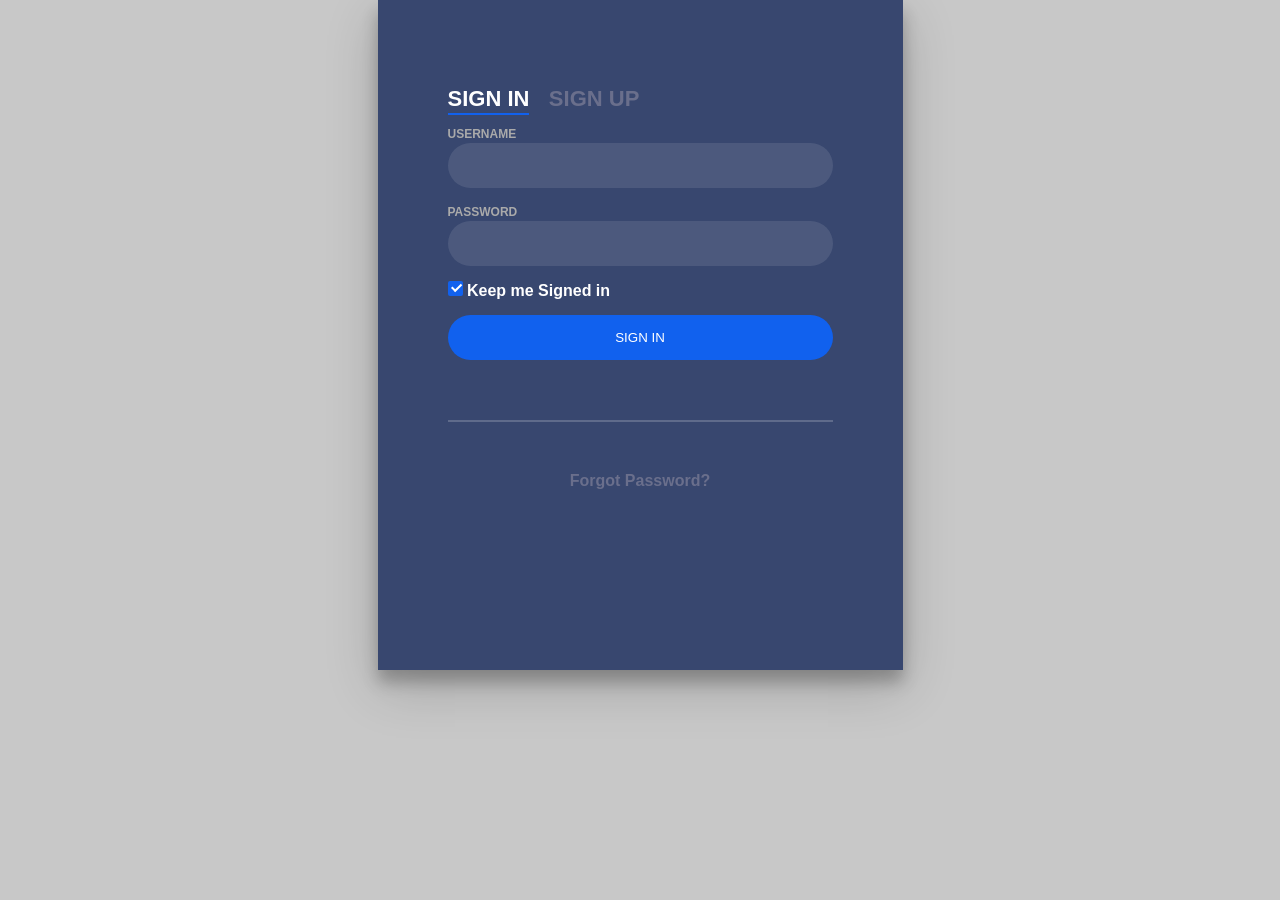
<file: index.html>
<!DOCTYPE html>
<html lang="en">
<head>
    <meta charset="UTF-8">
    <meta name="viewport" content="width=device-width, initial-scale=1.0">
    <title>Login Form </title>
<style>
     body {
        margin: 0;
        color: #6a6f8c;
        background: #c8c8c8;
        font: 600 16px/18px "Open Sans", sans-serif;
      }
      *,
:after,
:before {
  box-sizing: border-box;
}
.clearfix:after,
.clearfix:before {
  content: "";
  display: table;
}
.clearfix:after {
  clear: both;
  display: block;
}
a {
  color: inherit;
  text-decoration: none;
}
.login-wrap {
  width: 100%;
  margin: auto;
  max-width: 525px;
  min-height: 670px;
  position: relative;
  background: url(https://raw.githubusercontent.com/khadkamhn/day-01-login-form/master/img/bg.jpg)
    no-repeat center;
  box-shadow: 0 12px 15px 0 rgba(0, 0, 0, 0.24),
    0 17px 50px 0 rgba(0, 0, 0, 0.19);
}
.login-html {
  width: 100%;
  height: 100%;
  position: absolute;
  padding: 90px 70px 50px 70px;
  background: rgba(40, 57, 101, 0.9);
}
.login-html .sign-in-htm,
.login-html .sign-up-htm {
  top: 0;
  left: 0;
  right: 0;
  bottom: 0;
  position: absolute;
  transform: rotateY(180deg);
  backface-visibility: hidden;
  transition: all 0.4s linear;
}
.login-html .sign-in,
.login-html .sign-up,
.login-form .group .check {
  display: none;
}
.login-html .tab,
.login-form .group .label,
.login-form .group .button {
  text-transform: uppercase;
}
.login-html .tab {
  font-size: 22px;
  margin-right: 15px;
  cursor: pointer;
  padding-bottom: 5px;
  margin: 0 15px 10px 0;
  display: inline-block;
  border-bottom: 2px solid transparent;
}
.login-html .sign-in:checked + .tab,
.login-html .sign-up:checked + .tab {
  color: #fff;
  border-color: #1161ee;
  cursor: pointer;
}
.login-form {
  min-height: 345px;
  position: relative;
  perspective: 1000px;
  transform-style: preserve-3d;
}
.login-form .group {
  margin-bottom: 15px;
}
.login-form .group .label,
.login-form .group .input,
.login-form .group .button {
  width: 100%;
  color: #fff;
  display: block;
}
.login-form .group .input,
.login-form .group .button {
  border: none;
  padding: 15px 20px;
  border-radius: 25px;
  background: rgba(255, 255, 255, 0.1);
}
.login-form .group input[data-type="password"] {
  -webkit-text-security: circle;
}
.login-form .group .label {
  color: #aaa;
  font-size: 12px;
}
.login-form .group .button {
  background: #1161ee;
  cursor: pointer;
}
.login-form .group .button:hover {
    background:#1454c4;
    cursor: pointer;
  }
.login-form .group label .icon {
  width: 15px;
  height: 15px;
  border-radius: 2px;
  position: relative;
  display: inline-block;
  background: rgba(255, 255, 255, 0.1);
}
.login-form .group label .icon:before,
.login-form .group label .icon:after {
  content: "";
  width: 10px;
  height: 2px;
  background: #fff;
  position: absolute;
  transition: all 0.2s ease-in-out 0s;
}
.login-form .group label .icon:before {
  left: 3px;
  width: 5px;
  bottom: 6px;
  transform: scale(0) rotate(0);
}
.login-form .group label .icon:after {
  top: 6px;
  right: 0;
  transform: scale(0) rotate(0);
}
.login-form .group .check:checked + label {
  color: #fff;
}
.login-form .group .check:checked + label .icon {
  background: #1161ee;
}
.login-form .group .check:checked + label .icon:before {
  transform: scale(1) rotate(45deg);
}
.login-form .group .check:checked + label .icon:after {
  transform: scale(1) rotate(-45deg);
}
.login-html
  .sign-in:checked
  + .tab
  + .sign-up
  + .tab
  + .login-form
  .sign-in-htm {
  transform: rotate(0);
}
.login-html .sign-up:checked + .tab + .login-form .sign-up-htm {
  transform: rotate(0);
}
.hr {
  height: 2px;
  margin: 60px 0 50px 0;
  background: rgba(255, 255, 255, 0.2);
}
.foot-lnk {
  text-align: center;
}
</style>
   
    
      </head>
</head>
<body>
    <div class="login-wrap">
        <div class="login-html">
          <input id="tab-1" type="radio" name="tab" class="sign-in" checked><label for="tab-1" class="tab">Sign In</label>
          <input id="tab-2" type="radio" name="tab" class="sign-up"><label for="tab-2" class="tab">Sign Up</label>
          <div class="login-form">
            <div class="sign-in-htm">
              <div class="group">
                <label for="user" class="label">Username</label>
                <input id="user" type="text" class="input">
              </div>
              <div class="group">
                <label for="pass" class="label">Password</label>
                <input id="pass" type="password" class="input" data-type="password">
              </div>
              <div class="group">
                <input id="check" type="checkbox" class="check" checked>
                <label for="check"><span class="icon"></span> Keep me Signed in</label>
              </div>
              <div class="group">
                <input type="submit" class="button" value="Sign In">
              </div>
              <div class="hr"></div>
              <div class="foot-lnk">
                <a href="#forgot">Forgot Password?</a>
              </div>
            </div>
            <div class="sign-up-htm">
              <div class="group">
                <label for="user" class="label">Username</label>
                <input id="user" type="text" class="input">
              </div>
              <div class="group">
                <label for="pass" class="label">Password</label>
                <input id="pass" type="password" class="input" data-type="password">
              </div>
              <div class="group">
                <label for="pass" class="label">Repeat Password</label>
                <input id="pass" type="password" class="input" data-type="password">
              </div>
              <div class="group">
                <label for="pass" class="label">Email Address</label>
                <input id="pass" type="text" class="input">
              </div>
              <div class="group">
                <input type="submit" class="button" value="Sign Up">
              </div>
              <div class="hr"></div>
              <div class="foot-lnk">
                <label for="tab-1">Already Member?</a>
              </div>
            </div>
          </div>
        </div>
      </div>
      <script>
    // Get the sign-in and sign-up buttons
const signInButton = document.querySelector(".sign-in-htm .button");
const signUpButton = document.querySelector(".sign-up-htm .button");

// Attach click event listeners to the buttons
signInButton.addEventListener("click", function() {
  window.location.href = "main.html"; // Redirect to main.html on sign-in click
});

signUpButton.addEventListener("click", function() {
  alert("Successfully Registered!"); // Display message on sign-up click
});

       </script>
</body>
</html>
</file>
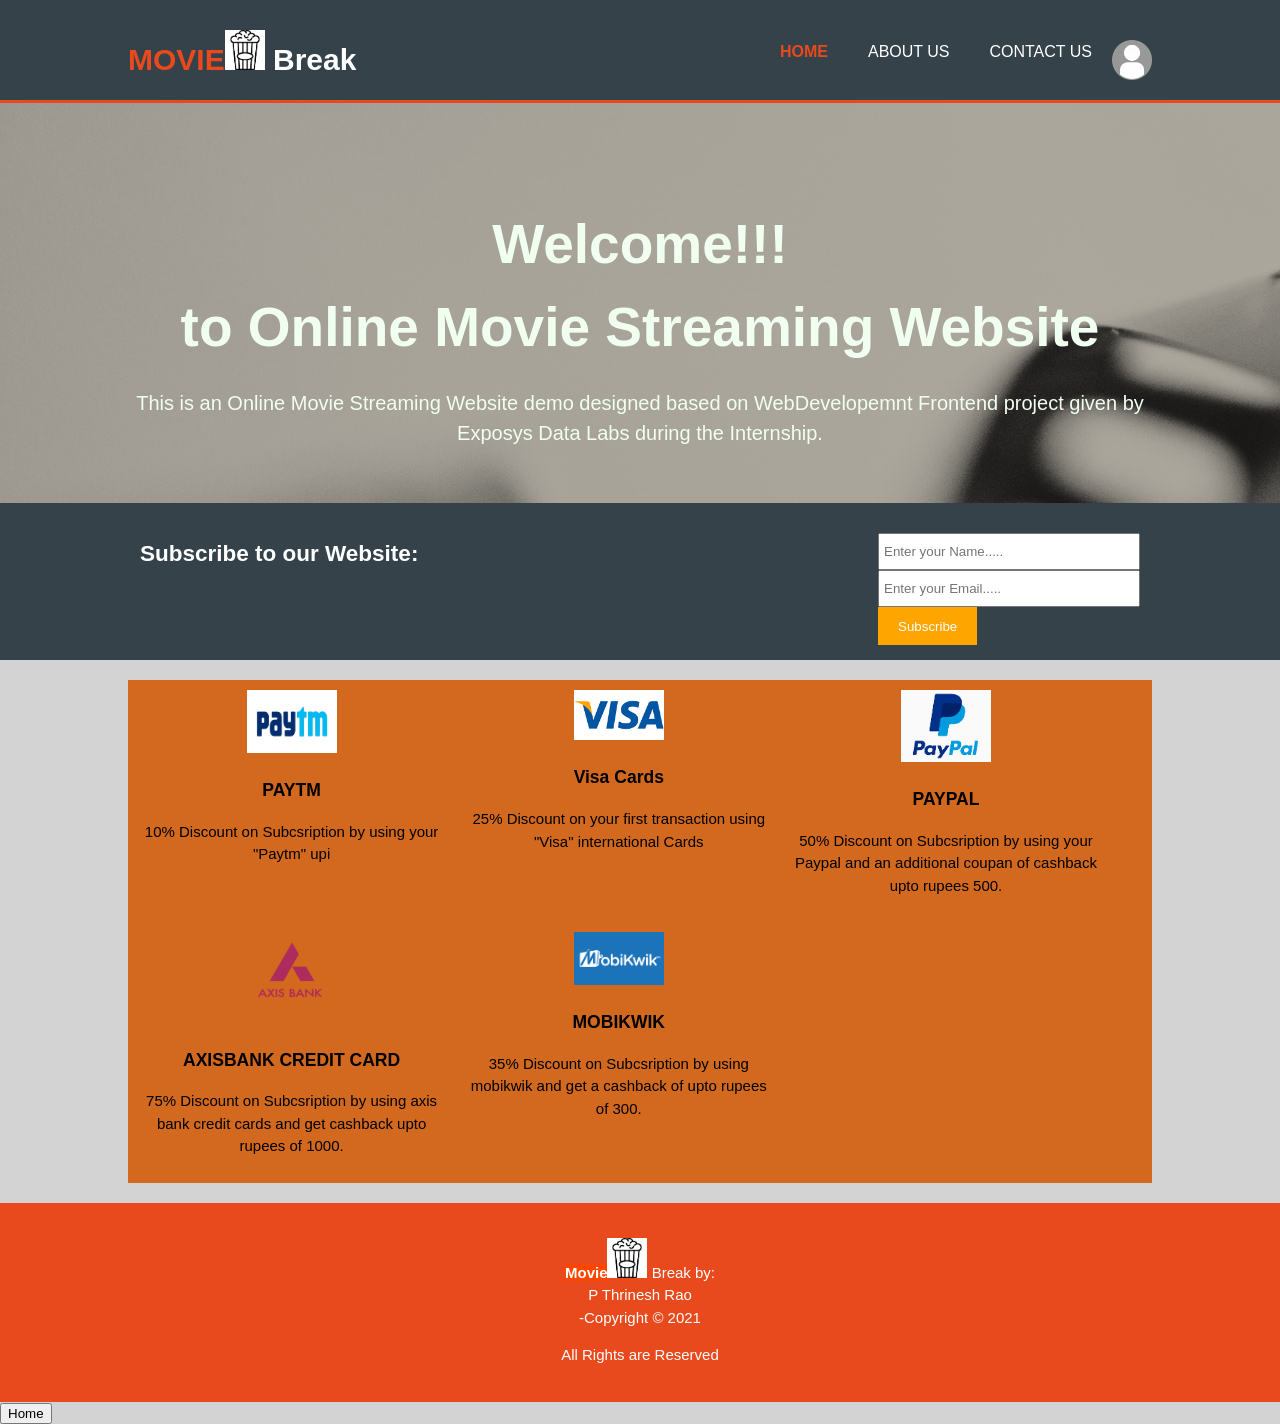
<file: MovieBreak/index.html>
<!DOCTYPE HTML>
<html>
    <head>
        <meta charset="UTF-8">
        <meta name="viewport" content="width=device-width">
        <meta name="description" content="this is an online movie browing website">
        <meta name="author" content="P Thrinesh Rao">
        <title>MOVIE BREAK | Welcome</title>
        <link rel="icon" href="./img/titleicon2.png" type="img/icon">
        <link rel="stylesheet" href="./style.css">
    </head>
    <body>
        <header>
            <div class="container">
                <div id="branding">
                    <h1><span class="highlight">MOVIE</span><img src="./img/logo.png" alt="this is a logo image of movie break" width="40px"> Break</h1>
                </div>
                <nav>
                    <ul>
                        <li class="current"><a href="index.html">Home</a></li>
                        <li><a href="about.html">About us</a></li>
                        <li><a href="contact.html">Contact Us</a></li>
                        <img onclick="document.location='./login.html'" width="40px" src="./img/clienticon4.png" alt="this is an client image icon">
                    </ul>
                </nav>
            </div>
        </header>
        <section id="showcase">
            <div class="container">
                <h1>Welcome!!!<br> to Online Movie Streaming Website</h1>
                <p>This is an Online Movie Streaming Website demo designed based on  WebDevelopemnt Frontend project given by Exposys Data Labs during the Internship.</p>
                
            </div>
        </section>
        <section id="newsletter">
            <div class="container">
                <h1>Subscribe to our Website:</h1>
                <form>
                    <input type="text" placeholder="Enter your Name....."><br>
                    <input type="email" placeholder="Enter your Email....."><br>
                    <button onclick="document.location='./subscription Payment page/subscription.html'" type="button" class="button_1">Subscribe</button>
                </form>
            </div>
        </section>
        <section id="boxes">
            <div style="background: chocolate;" class="container">
                <div class="box">
                    <img src="./img/paytm.png" alt="this is a paytm logo image">
                    <h3>PAYTM</h3>
                    <p>10% Discount on Subcsription by using your "Paytm" upi</p>
                </div>
                <div class="box">
                    <img src="./img/visa.png" alt="this is a visa card image">
                    <h3>Visa Cards</h3>
                    <p>25% Discount on your first transaction using "Visa" international Cards</p>
                </div>
                <div class="box">
                    <img src="./img/paypal.png" alt="this is a paypal logo image">
                    <h3>PAYPAL</h3>
                    <p>50% Discount on Subcsription by using your Paypal and an additional coupan of cashback upto rupees 500.</p>
                </div>
                <div class="box">
                    <img src="./img/axisbanklogo.png" alt="this is a axisbank logo image">
                    <h3>AXISBANK CREDIT CARD</h3>
                    <p>75% Discount on Subcsription by using axis bank credit cards and get cashback upto rupees of 1000.</p>
                </div>
                <div class="box">
                    <img src="./img/mobikwiklogo.png" alt="this is a mobikwik logo image">
                    <h3>MOBIKWIK</h3>
                    <p>35% Discount on Subcsription by using mobikwik and get a cashback of upto rupees of 300.</p>
                </div>

            </div>

        </section>
        <footer>
            <p><b style="background: orangered;">Movie</b><img width="40px" src="./img/logo.png" alt="this is movie break logo image"> Break by:<br> P Thrinesh Rao<br>-Copyright &copy; 2021</p>
            <p>All Rights are Reserved</p>
        </footer>

    </body>

</html>

<button onclick="document.location='index.html'" type="button" class="btn">Home</button>
</file>
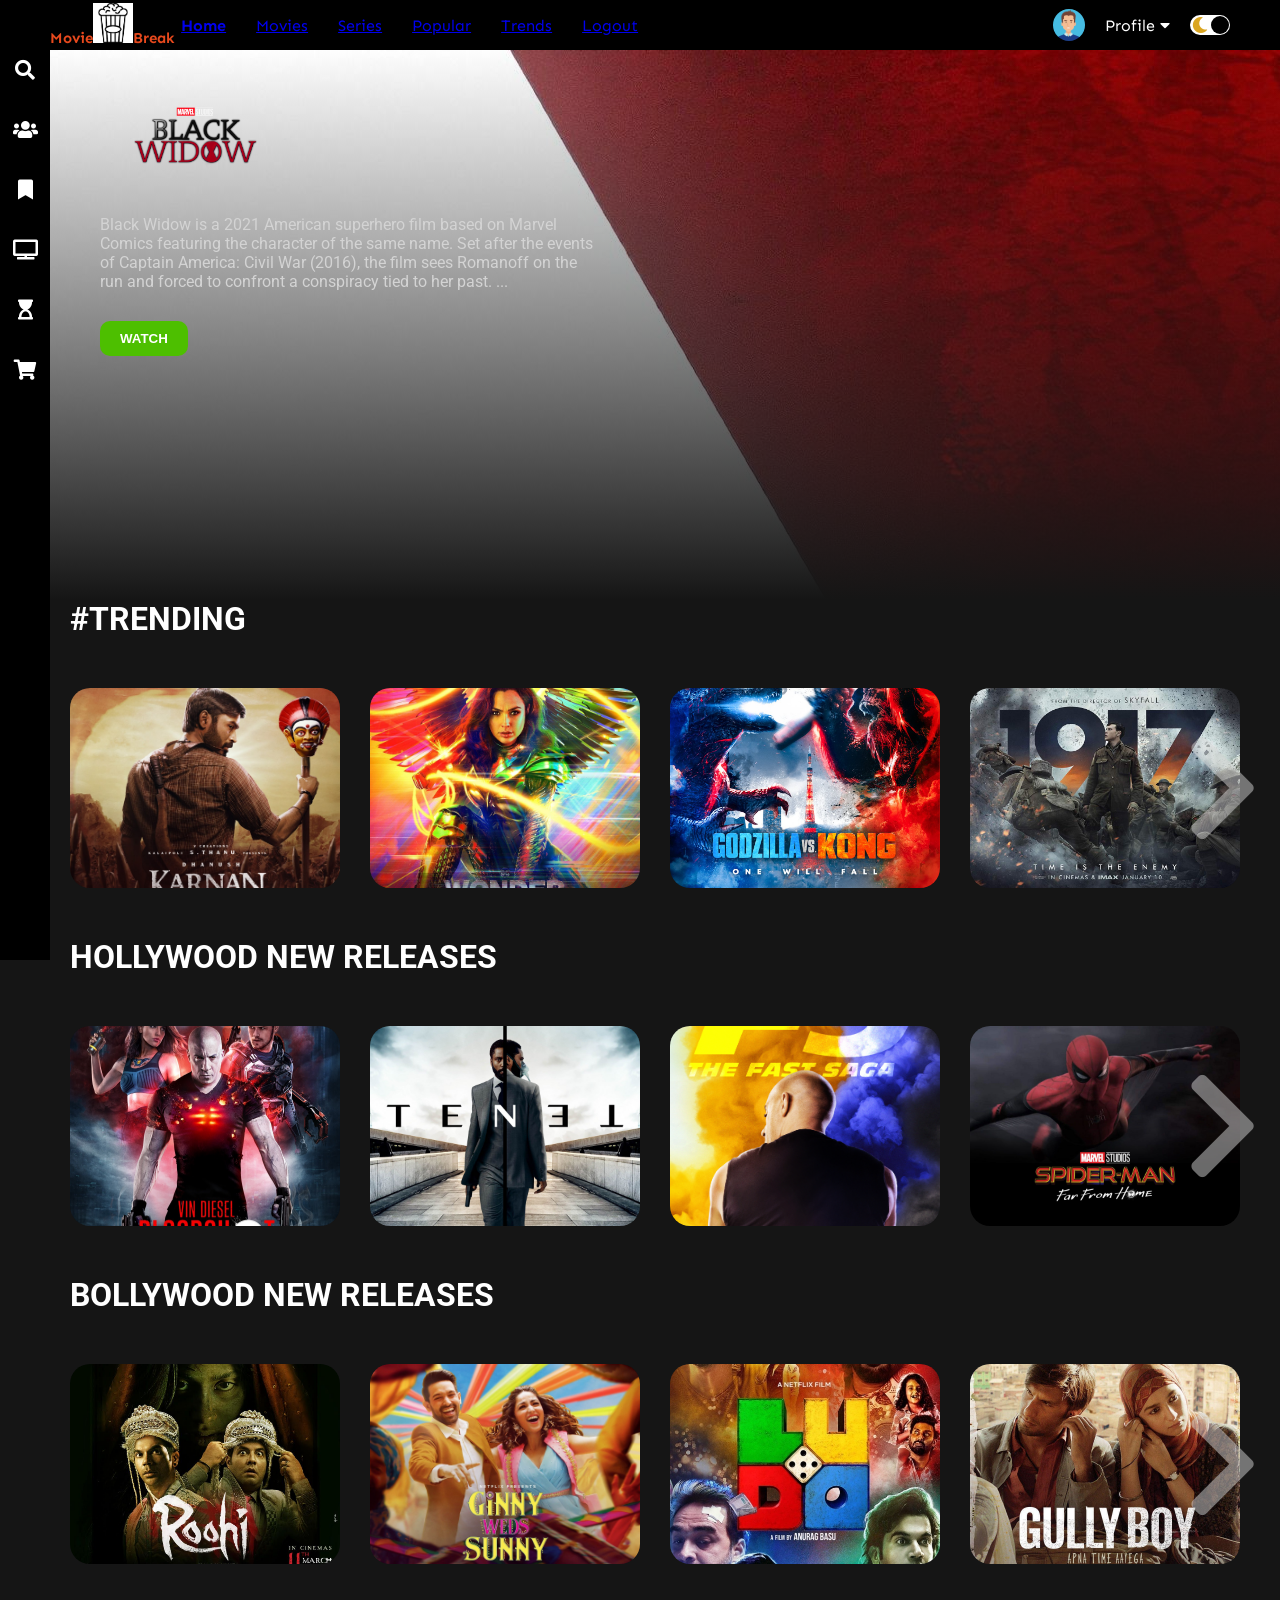
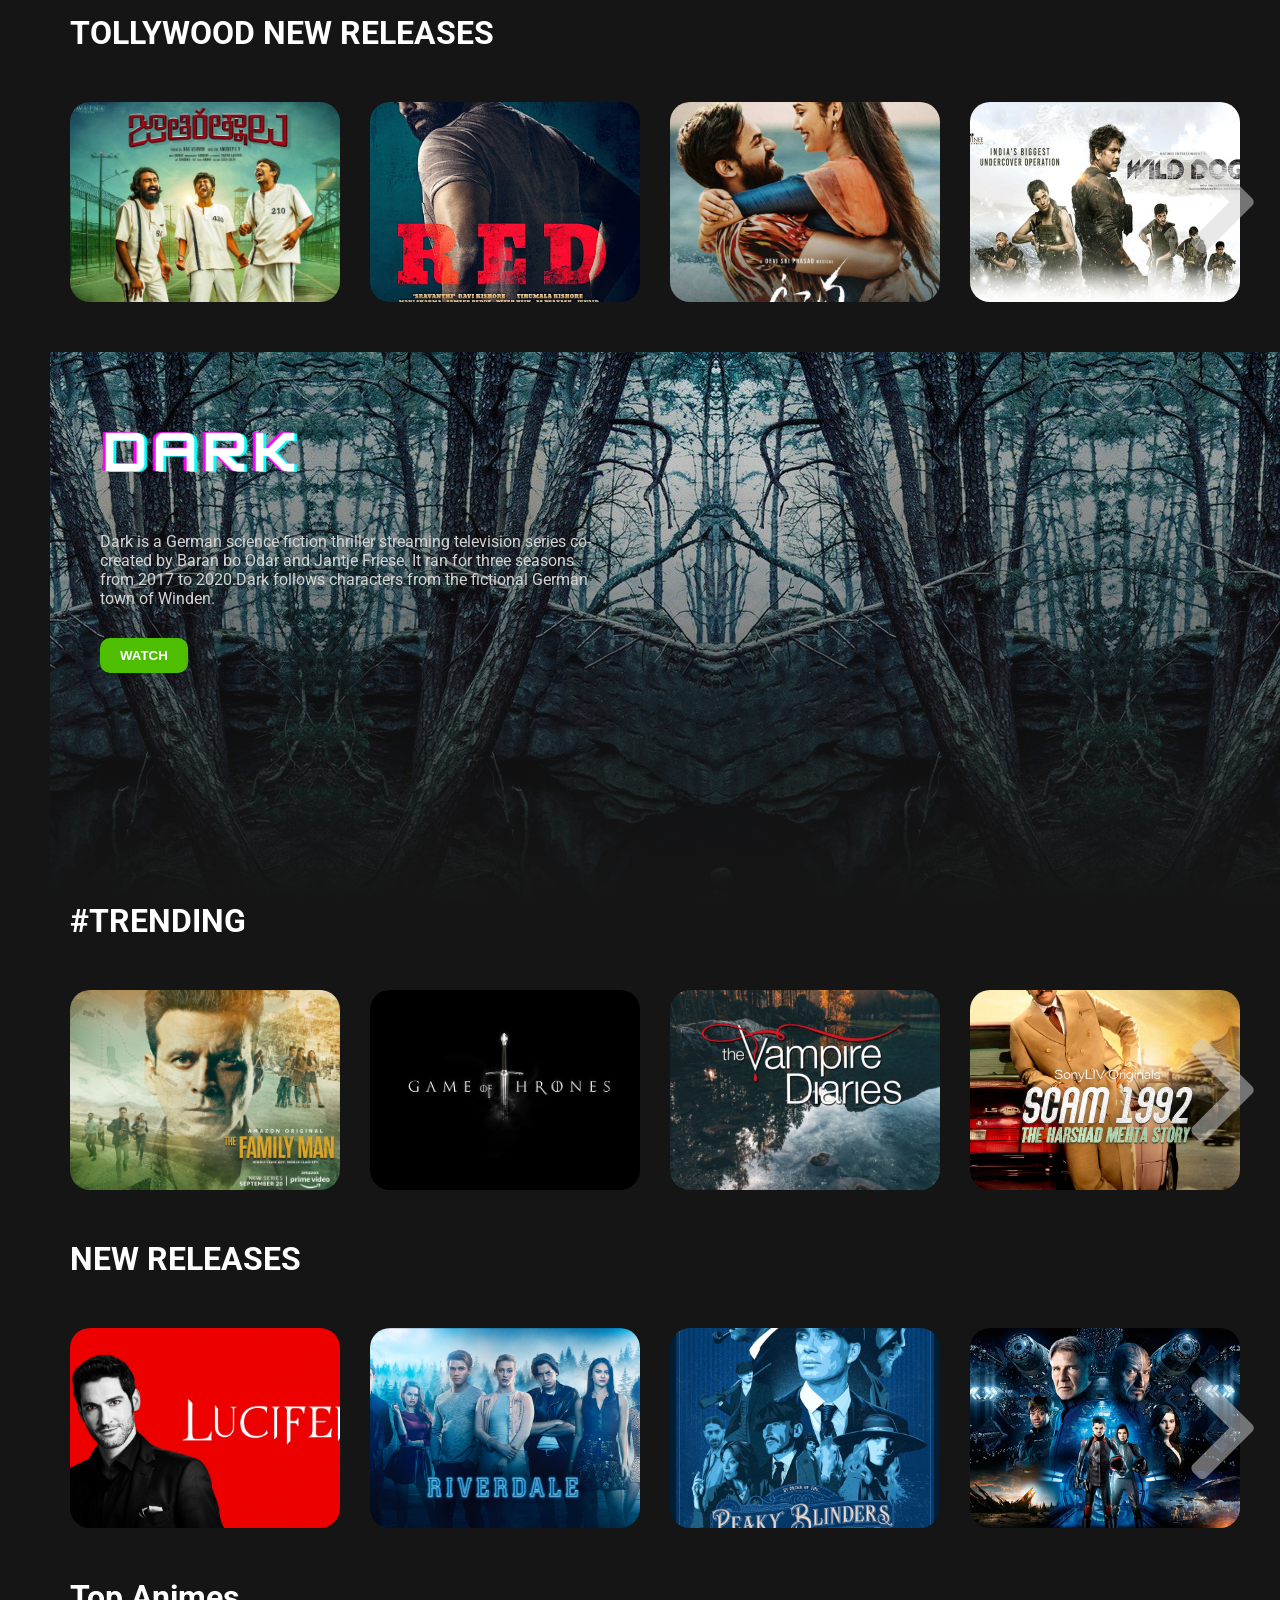
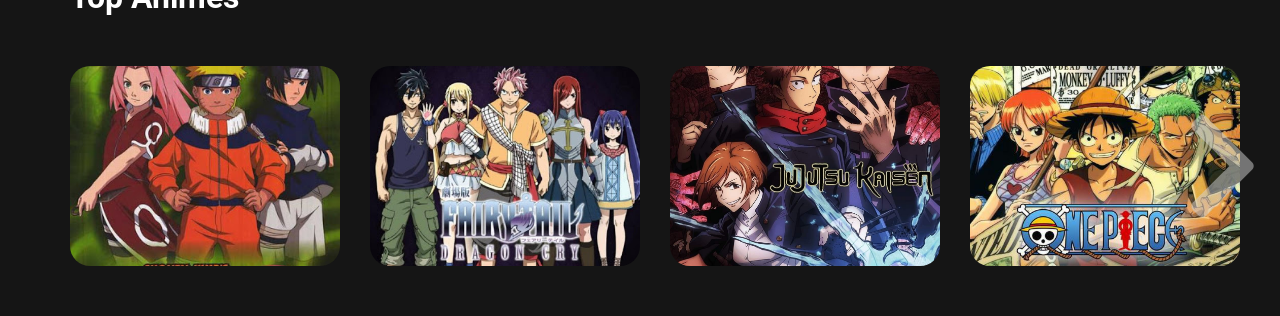
<file: MovieBreak/movie web page/index.html>
<html lang="en">

<head>
    <meta charset="UTF-8">
    <meta http-equiv="X-UA-Compatible" content="IE=edge">
    <meta name="viewport" content="width=device-width, initial-scale=1.0">
    <link rel="stylesheet" href="style.css">
    <link
        href="https://fonts.googleapis.com/css2?family=Roboto:wght@100;300;400;500;700;900&family=Sen:wght@400;700;800&display=swap"
        rel="stylesheet">
    <link rel="stylesheet" href="https://cdnjs.cloudflare.com/ajax/libs/font-awesome/5.15.2/css/all.min.css">
    <meta name="author" content="P Thrinesh Rao">
    <title>Movie Break | Movies</title>
    <link rel="icon" href="../img/titleicon2.png" type="img/icon">
</head>

<body>
    <div class="navbar">
        <div class="navbar-container">
            <div class="logo-container">
                <h1 class="logo">Movie<img src="./img/logo.png" alt="this is a logo image of popcorn" width="40px">Break</h1>
            </div>
            <div class="menu-container">
                <nav class="menu-list">
                    <a class="menu-list-item active" href="#">Home</a>
                    <a class="menu-list-item" href="#">Movies</a>
                    <a class="menu-list-item" href="#">Series</a>
                    <a class="menu-list-item" href="#">Popular</a>
                    <a class="menu-list-item" href="#">Trends</a>
                    <a class="menu-list-item" href="../login.html">Logout</a>
                </nav>
            </div>
            <div class="profile-container">
                <img class="profile-picture" src="img/profilepic.jpg" alt="">
                <div class="profile-text-container">
                    <span class="profile-text">Profile</span>
                    <i class="fas fa-caret-down"></i>
                </div>
                <div class="toggle">
                    <i class="fas fa-moon toggle-icon"></i>
                    <i class="fas fa-sun toggle-icon"></i>
                    <div class="toggle-ball"></div>
                </div>
            </div>
        </div>
    </div>
    <div class="sidebar">
        <i class="left-menu-icon fas fa-search"></i>
        <i class="left-menu-icon fas fa-users"></i>
        <i class="left-menu-icon fas fa-bookmark"></i>
        <i class="left-menu-icon fas fa-tv"></i>
        <i class="left-menu-icon fas fa-hourglass-start"></i>
        <i class="left-menu-icon fas fa-shopping-cart"></i>
    </div>
    <div class="container">
        <div class="content-container">
            <div class="featured-content"
                style="background: linear-gradient(to bottom, rgba(0,0,0,0), #151515), url('img/f-1.jpg');">
                <img width="50px" class="featured-title" src="img/f-t-1.png" alt="">
                <p class="featured-desc">Black Widow is a 2021 American superhero film based on Marvel Comics featuring the character of the same name.
            Set after the events of Captain America: Civil War (2016), the film sees Romanoff on the run and forced to confront a conspiracy tied to her past. ...</p>
                <button class="featured-button">WATCH</button>
            </div>
            <div class="movie-list-container">
                <h1 class="movie-list-title">#TRENDING</h1>
                <div class="movie-list-wrapper">
                    <div class="movie-list">
                        <div class="movie-list-item">
                            <img class="movie-list-item-img" src="img/karnan1.jpg" alt="">
                            <span class="movie-list-item-title">Karnan</span>
                            <p class="movie-list-item-desc">Karnan is a 2021 Indian Tamil-language action drama film directed by
                                 Mari Selvaraj.</p>
                            <button class="movie-list-item-button">Watch</button>
                        </div>
                        <div class="movie-list-item">
                            <img class="movie-list-item-img" src="img/ww1984.jpg" alt="">
                            <span class="movie-list-item-title">WW(1984)</span>
                            <p class="movie-list-item-desc">Wonder Woman 1984 is a 2020 American superhero film directed by
                                Patty Jenkins...</p>
                            <button class="movie-list-item-button">Watch</button>
                        </div>
                        <div class="movie-list-item">
                            <img class="movie-list-item-img" src="img/gvsk.png" alt="">
                            <span class="movie-list-item-title">GvsK</span>
                            <p class="movie-list-item-desc">The Godzilla Vs Kong is cinematic Monsterverse pits of greatest 
                                icons in motion picture history</p>
                            <button class="movie-list-item-button">Watch</button>
                        </div>
                        <div class="movie-list-item">
                            <img class="movie-list-item-img" src="img/4.jpg" alt="">
                            <span class="movie-list-item-title">1917</span>
                            <p class="movie-list-item-desc">1917 is a 2019 British war film directed and produced by Sam Mendes,
                                 who co-wrote the film with Krysty Wilson-Cairn</p>
                            <button class="movie-list-item-button">Watch</button>
                        </div>
                        <div class="movie-list-item">
                            <img class="movie-list-item-img" src="img/vakeelsaab.jpg" alt="">
                            <span class="movie-list-item-title">Vakeel Saab</span>
                            <p class="movie-list-item-desc">Vakeel Saab is a 2021 Indian Telugu-language legal drama film written and directed by Venu Sriram 
                                and produced by Dil Raju</p>
                            <button class="movie-list-item-button">Watch</button>
                        </div>
                        <div class="movie-list-item">
                            <img class="movie-list-item-img" src="img/6.jpg" alt="">
                            <span class="movie-list-item-title">Rampage</span>
                            <p class="movie-list-item-desc">Rampage is a 2018 American science fiction monster film directed by Brad Peyton,
                                loosely based on the video game series.</p>
                            <button class="movie-list-item-button">Watch</button>
                        </div>
                        <div class="movie-list-item">
                            <img class="movie-list-item-img" src="img/7.jpg" alt="">
                            <span class="movie-list-item-title">Avengers</span>
                            <p class="movie-list-item-desc">The Avengers are a fictional team of superheroes appearing in American 
                                comic books published by Marvel Comics.</p>
                            <button class="movie-list-item-button">Watch</button>
                        </div>
                    </div>
                    <i class="fas fa-chevron-right arrow"></i>
                </div>
            </div>
            <div class="movie-list-container">
                <h1 class="movie-list-title">HOLLYWOOD NEW RELEASES</h1>
                <div class="movie-list-wrapper">
                    <div class="movie-list">
                        <div class="movie-list-item">
                            <img class="movie-list-item-img" src="img/bloodshoot.jpg" alt="">
                            <span class="movie-list-item-title">Bloodshot</span>
                            <p class="movie-list-item-desc">Bloodshot is a 2020 American superhero film directed
                                by Jeff Wadlow and Eric Heisserer</p>
                            <button class="movie-list-item-button">Watch</button>
                        </div>
                        <div class="movie-list-item">
                            <img class="movie-list-item-img" src="img/tenet1.jpg" alt="">
                            <span class="movie-list-item-title">Tenet</span>
                            <p class="movie-list-item-desc">Tenet is a 2020 science fiction action thriller film written and directed by 
                                Christopher Nolan.</p>
                            <button class="movie-list-item-button">Watch</button>
                        </div>
                        <div class="movie-list-item">
                            <img class="movie-list-item-img" src="img/f9.jpg" alt="">
                            <span class="movie-list-item-title">F9</span>
                            <p class="movie-list-item-desc">F9:The Fast Saga is a 2021 American action film directed by Justin Lin.It comes 
                                under the Fast&Furious collection.</p>
                            <button class="movie-list-item-button">Watch</button>
                        </div>
                        <div class="movie-list-item">
                            <img class="movie-list-item-img" src="img/spiderman.jpg" alt="">
                            <span class="movie-list-item-title">Spider-Man</span>
                            <p class="movie-list-item-desc">Spider-Man: Far From Home is a 2019 American superhero film based on the Marvel Comics 
                                character Spider-Man.</p>
                            <button class="movie-list-item-button">Watch</button>
                        </div>
                        <div class="movie-list-item">
                            <img class="movie-list-item-img" src="img/captainmarvel.jpg" alt="">
                            <span class="movie-list-item-title">Captain Marvel</span>
                            <p class="movie-list-item-desc">Captain Marvel is a 2019 American superhero film based on Marvel Comics featured 
                                by Carol Danvers/ Captain Marvel.</p>
                            <button class="movie-list-item-button">Watch</button>
                        </div>
                        <div class="movie-list-item">
                            <img class="movie-list-item-img" src="img/extraction.jpg" alt="">
                            <span class="movie-list-item-title">Extraction</span>
                            <p class="movie-list-item-desc">A black-market mercenary who has nothing to lose is hired to rescue the kidnapped 
                                son of imprisoned international crime lord.</p>
                            <button class="movie-list-item-button">Watch</button>
                        </div>
                        <div class="movie-list-item">
                            <img class="movie-list-item-img" src="img/spiderman.jpg" alt="">
                            <span class="movie-list-item-title">Spider-Man</span>
                            <p class="movie-list-item-desc">Spider-Man: Far From Home is a 2019 American superhero film based on the Marvel Comics 
                                character Spider-Man.</p>
                            <button class="movie-list-item-button">Watch</button>
                        </div>
                    </div>
                    <i class="fas fa-chevron-right arrow"></i>
                </div>
                <h1 class="movie-list-title">BOLLYWOOD NEW RELEASES</h1>
                <div class="movie-list-wrapper">
                    <div class="movie-list">
                        <div class="movie-list-item">
                            <img class="movie-list-item-img" src="img/roohi.jpg" alt="">
                            <span class="movie-list-item-title">Roohi</span>
                            <p class="movie-list-item-desc">Roohi is a 2021 Indian Hindi-language comedy horror film directed by Hardik 
                                Mehta under the banner Maddock Films.</p>
                            <button class="movie-list-item-button">Watch</button>
                        </div>
                        <div class="movie-list-item">
                            <img class="movie-list-item-img" src="img/gws1.jpg" alt="">
                            <span class="movie-list-item-title">GinnywedsSunny</span>
                            <p class="movie-list-item-desc">Ginny Weds Sunny is a 2020 Indian Hindi romantic comedy film starring Yami Gautam 
                                as Ginny, Vikrant Massey as Sunny.</p>
                            <button class="movie-list-item-button">Watch</button>
                        </div>
                        <div class="movie-list-item">
                            <img class="movie-list-item-img" src="img/ludo.jpg" alt="">
                            <span class="movie-list-item-title">LUDO</span>
                            <p class="movie-list-item-desc">Ludo is a 2020 Indian anthology black comedy crime film written and directed by 
                                Anurag Basu.</p>
                            <button class="movie-list-item-button">Watch</button>
                        </div>
                        <div class="movie-list-item">
                            <img class="movie-list-item-img" src="img/gullyboy.jpg" alt="">
                            <span class="movie-list-item-title">GullyBoy</span>
                            <p class="movie-list-item-desc">Gully Boy is a 2019 Indian Hindi-language musical drama film directed by Zoya Akhtar, 
                                and written by Akhtar and Reema Kagti.</p>
                            <button class="movie-list-item-button">Watch</button>
                        </div>
                        <div class="movie-list-item">
                            <img class="movie-list-item-img" src="img/kesari.jpg" alt="">
                            <span class="movie-list-item-title">Kesari</span>
                            <p class="movie-list-item-desc">Kesari recounts the story of Havildar Ishar SIngh who played a key role in the 1897 Battle 
                                of Saragarhi</p>
                            <button class="movie-list-item-button">Watch</button>
                        </div>
                        <div class="movie-list-item">
                            <img class="movie-list-item-img" src="img/lukachupi.jpg" alt="">
                            <span class="movie-list-item-title">Luka Chuppi</span>
                            <p class="movie-list-item-desc">Luka Chuppi is a 2019 Indian romantic comedy film directed by Laxman Utekar and produced by 
                                Dinesh Vijan's Maddock Films.</p>
                            <button class="movie-list-item-button">Watch</button>
                        </div>
                        <div class="movie-list-item">
                            <img class="movie-list-item-img" src="img/war.jpg" alt="">
                            <span class="movie-list-item-title">War</span>
                            <p class="movie-list-item-desc">War is a 2019 Indian Hindi-language action thriller film directed by Siddharth Anand under the 
                                banner Yash Raj Films.</p>
                            <button class="movie-list-item-button">Watch</button>
                        </div>
                    </div>
                    <i class="fas fa-chevron-right arrow"></i>
                </div>
                <h1 class="movie-list-title">TOLLYWOOD NEW RELEASES</h1>
                <div class="movie-list-wrapper">
                    <div class="movie-list">
                        <div class="movie-list-item">
                            <img class="movie-list-item-img" src="img/jathirathnaalu.jpg" alt="">
                            <span class="movie-list-item-title">Jathi Ratnalu</span>
                            <p class="movie-list-item-desc">Jathi Ratnalu is a 2021 Indian Telugu-language comedy-drama film written and directed by Anudeep KV.
                                Produced by Nag Ashwin.</p>
                            <button class="movie-list-item-button">Watch</button>
                        </div>
                        <div class="movie-list-item">
                            <img class="movie-list-item-img" src="img/red.jpg" alt="">
                            <span class="movie-list-item-title">Red</span>
                            <p class="movie-list-item-desc">Red is a 2021 Indian Telugu-language action thriller film directed by Kishore Tirumala and produced by 
                                Sravanthi Ravi Kishore.</p>
                            <button class="movie-list-item-button">Watch</button>
                        </div>
                        <div class="movie-list-item">
                            <img class="movie-list-item-img" src="img/uppena.jpg" alt="">
                            <span class="movie-list-item-title">Uppena</span>
                            <p class="movie-list-item-desc">Uppena is a 2021 Indian Telugu-language romantic drama film written and directed by debutant Buchi Babu Sana.
                            </p>
                            <button class="movie-list-item-button">Watch</button>
                        </div>
                        <div class="movie-list-item">
                            <img class="movie-list-item-img" src="img/wild-dog.jpg" alt="">
                            <span class="movie-list-item-title">Wild Dog</span>
                            <p class="movie-list-item-desc">Wild Dog is a 2021 Indian Telugu-language action thriller film written and directed by debutant Ashishor Solomon.</p>
                            <button class="movie-list-item-button">Watch</button>
                        </div>
                        <div class="movie-list-item">
                            <img class="movie-list-item-img" src="img/avp.jpg" alt="">
                            <span class="movie-list-item-title">Avp</span>
                            <p class="movie-list-item-desc">Ala Vaikunthapurramuloo is a 2020 Indian Telugu-language action drama film written and directed by Trivikram Srinivas.</p>
                            <button class="movie-list-item-button">Watch</button>
                        </div>
                        <div class="movie-list-item">
                            <img class="movie-list-item-img" src="img/vakeelsaab.jpg" alt="">
                            <span class="movie-list-item-title">Vakeel Saab</span>
                            <p class="movie-list-item-desc">Vakeel Saab is a 2021 Indian Telugu-language legal drama film written and directed by Venu Sriram 
                                and produced by Dil Raju</p>
                            <button class="movie-list-item-button">Watch</button>
                        </div>
                        <div class="movie-list-item">
                            <img class="movie-list-item-img" src="img/spiderman.jpg" alt="">
                            <span class="movie-list-item-title">Spider-Man</span>
                            <p class="movie-list-item-desc">Spider-Man: Far From Home is a 2019 American superhero film based on the Marvel Comics 
                                character Spider-Man.</p>
                            <button class="movie-list-item-button">Watch</button>
                        </div>
                    </div>
                    <i class="fas fa-chevron-right arrow"></i>
                </div>
            </div>
            <div class="featured-content"
                style="background: linear-gradient(to bottom, rgba(0,0,0,0), #151515), url('img/f-2.jpg');">
                <img class="featured-title" src="img/f-t-2.png" alt="">
                <p class="featured-desc">Dark is a German science fiction thriller streaming television series co-created 
                    by Baran bo Odar and Jantje Friese. It ran for three seasons from 2017 to 2020.Dark follows characters 
                    from the fictional German town of Winden.</p>
                <button class="featured-button">WATCH</button>
            </div>
            <div class="movie-list-container">
                <h1 class="movie-list-title">#TRENDING</h1>
                <div class="movie-list-wrapper">
                    <div class="movie-list">
                        <div class="movie-list-item">
                            <img class="movie-list-item-img" src="img/fman2.jpg" alt="">
                            <span class="movie-list-item-title">Family man</span>
                            <p class="movie-list-item-desc">The Family Man is an edgy action-drama series,which tells the 
                                story of a middle-class man who works for N.I.A.</p>
                            <button class="movie-list-item-button">Watch</button>
                        </div>
                        <div class="movie-list-item">
                            <img class="movie-list-item-img" src="img/got.jpg" alt="">
                            <span class="movie-list-item-title">GOT</span>
                            <p class="movie-list-item-desc">Game of Thrones is an American fantasy drama television series 
                                created by David Benioff and D. B. Weiss. </p>
                            <button class="movie-list-item-button">Watch</button>
                        </div>
                        <div class="movie-list-item">
                            <img class="movie-list-item-img" src="img/vampire-diaries.jpg" alt="">
                            <span class="movie-list-item-title">Vampire Diaries</span>
                            <p class="movie-list-item-desc">The Vampire Diaries is an American supernatural teen drama 
                                television series developed by Kevin Williamson and Julie Plec</p>
                            <button class="movie-list-item-button">Watch</button>
                        </div>
                        <div class="movie-list-item">
                            <img class="movie-list-item-img" src="img/scam-1992.jpg" alt="">
                            <span class="movie-list-item-title">Scam 1992</span>
                            <p class="movie-list-item-desc">Based on 1992 Indian stock market scam committed by many 
                                stockbrokers including Harshad Mehta</p>
                            <button class="movie-list-item-button">Watch</button>
                        </div>
                        <div class="movie-list-item">
                            <img class="movie-list-item-img" src="img/money-heist.jpg" alt="">
                            <span class="movie-list-item-title">Money Heist</span>
                            <p class="movie-list-item-desc">Money Heist(La casa de papel) is a Spanish heist crime drama 
                                television series created by Álex Pina.</p>
                            <button class="movie-list-item-button">Watch</button>
                        </div>
                        <div class="movie-list-item">
                            <img class="movie-list-item-img" src="img/naruto.jpg" alt="">
                            <span class="movie-list-item-title">Naruto</span>
                            <p class="movie-list-item-desc">Naruto: Shippuden is an anime series mainly adapted from Part II 
                                of Masashi Kishimoto's original manga series</p>
                            <button class="movie-list-item-button">Watch</button>
                        </div>
                        <div class="movie-list-item">
                            <img class="movie-list-item-img" src="img/mirzapur.jpg" alt="">
                            <span class="movie-list-item-title">Mirzapur</span>
                            <p class="movie-list-item-desc">Mirzapur is an Indian action crime thriller created by Karan Anshuman.
                                The series is out on banner of Excel Entertainment.</p>
                            <button class="movie-list-item-button">Watch</button>
                        </div>
                    </div>
                    <i class="fas fa-chevron-right arrow"></i>
                </div>
            </div>
            <div class="movie-list-container">
                <h1 class="movie-list-title">NEW RELEASES</h1>
                <div class="movie-list-wrapper">
                    <div class="movie-list">
                        <div class="movie-list-item">
                            <img class="movie-list-item-img" src="img/lucifer.jpg" alt="">
                            <span class="movie-list-item-title">Lucifer</span>
                            <p class="movie-list-item-desc">The series revolves around the story of Lucifer Morningstar(Tom Ellis),the 
                                Devil,who abandons Hell for Los Angeles.</p>
                            <button class="movie-list-item-button">Watch</button>
                        </div>
                        <div class="movie-list-item">
                            <img class="movie-list-item-img" src="img/riverdale.png" alt="">
                            <span class="movie-list-item-title">River Dale</span>
                            <p class="movie-list-item-desc">Riverdale is an American teen drama television series based on the characters 
                                of Archie Comics.</p>
                            <button class="movie-list-item-button">Watch</button>
                        </div>
                        <div class="movie-list-item">
                            <img class="movie-list-item-img" src="img/peaky-blinders.jpg" alt="">
                            <span class="movie-list-item-title">Peaky Blinders</span>
                            <p class="movie-list-item-desc">Peaky Blinders is a British period crime drama television series created by Steven Knight.</p>
                            <button class="movie-list-item-button">Watch</button>
                        </div>
                        <div class="movie-list-item">
                            <img class="movie-list-item-img" src="img/7.jpg" alt="">
                            <span class="movie-list-item-title">Tron</span>
                            <p class="movie-list-item-desc">Tron is a 1982 American science fiction action-adventure series 
                                written and directed by Steven Lisberger</p>
                            <button class="movie-list-item-button">Watch</button>
                        </div>
                        <div class="movie-list-item">
                            <img class="movie-list-item-img" src="img/emily-in-paris.jpg" alt="">
                            <span class="movie-list-item-title">Emily In Paris</span>
                            <p class="movie-list-item-desc">Emily in Paris is an American comedy-drama streaming television series
                                 created by Darren Star.</p>
                            <button class="movie-list-item-button">Watch</button>
                        </div>
                        <div class="movie-list-item">
                            <img class="movie-list-item-img" src="img/lost-in-space.jpg" alt="">
                            <span class="movie-list-item-title">Lost In Space</span>
                            <p class="movie-list-item-desc">Lost in Space is an American science fiction television series and is a 
                                reimagining of the 1965 series of the same name </p>
                            <button class="movie-list-item-button">Watch</button>
                        </div>
                        <div class="movie-list-item">
                            <img class="movie-list-item-img" src="img/mirzapur.jpg" alt="">
                            <span class="movie-list-item-title">Mirzapur</span>
                            <p class="movie-list-item-desc">Mirzapur is an Indian action crime thriller created by Karan Anshuman.
                                The series is out on banner of Excel Entertainment.</p>
                            <button class="movie-list-item-button">Watch</button>
                        </div>
                    </div>
                    <i class="fas fa-chevron-right arrow"></i>
                </div>
                <h1 class="movie-list-title">Top Animes</h1>
                <div class="movie-list-wrapper">
                    <div class="movie-list">
                        <div class="movie-list-item">
                            <img class="movie-list-item-img" src="img/naruto-shonen.jpg" alt="">
                            <span class="movie-list-item-title">Naruto</span>
                            <p class="movie-list-item-desc">Naruto is an anime series based on Masashi Kishimoto's manga series of the 
                                same name.</p>
                            <button class="movie-list-item-button">Watch</button>
                        </div>
                        <div class="movie-list-item">
                            <img class="movie-list-item-img" src="img/18.jpg" alt="">
                            <span class="movie-list-item-title">Fairy Tail</span>
                            <p class="movie-list-item-desc">Fairy Tail is an anime series adapted from the manga of the same title by Hiro 
                                Mashima. Produced by A-1 Pictures</p>
                            <button class="movie-list-item-button">Watch</button>
                        </div>
                        <div class="movie-list-item">
                            <img class="movie-list-item-img" src="img/jujutsukaisen.jpg" alt="">
                            <span class="movie-list-item-title">Jujutsu Kaisen</span>
                            <p class="movie-list-item-desc">Jujutsu Kaisen is an anime television series based on the manga series of the same 
                                name by Gege Akutami.</p>
                            <button class="movie-list-item-button">Watch</button>
                        </div>
                        <div class="movie-list-item">
                            <img class="movie-list-item-img" src="img/one-piece.jpg" alt="">
                            <span class="movie-list-item-title">One Piece</span>
                            <p class="movie-list-item-desc">One Piece is a Japanese anime television series based on Eiichiro Oda's manga series of 
                                the same name. </p>
                            <button class="movie-list-item-button">Watch</button>
                        </div>
                        <div class="movie-list-item">
                            <img class="movie-list-item-img" src="img/demon-slayer.jpg" alt="">
                            <span class="movie-list-item-title">Demon Slayer</span>
                            <p class="movie-list-item-desc">Demon Slayer: Kimetsu no Yaiba is a Japanese manga series written 
                                and illustrated by Koyoharu Gotouge.</p>
                            <button class="movie-list-item-button">Watch</button>
                        </div>
                        <div class="movie-list-item">
                            <img class="movie-list-item-img" src="img/the-god-of-high-school.jpg" alt="">
                            <span class="movie-list-item-title">The G.O.H</span>
                            <p class="movie-list-item-desc">The God of High School(2020):They're recruiting only the best to fight 
                                and best claims the title of The God of High School.</p>
                            <button class="movie-list-item-button">Watch</button>
                        </div>
                        <div class="movie-list-item">
                            <img class="movie-list-item-img" src="img/naruto.jpg" alt="">
                            <span class="movie-list-item-title">Naruto</span>
                            <p class="movie-list-item-desc">Naruto: Shippuden is an anime series mainly adapted from Part II 
                                of Masashi Kishimoto's original manga series</p>
                            <button class="movie-list-item-button">Watch</button>
                        </div>
                    </div>
                    <i class="fas fa-chevron-right arrow"></i>
                </div>
            </div>
        </div>
    </div>
    <script src="app.js"></script>
</body>

</html>
</file>
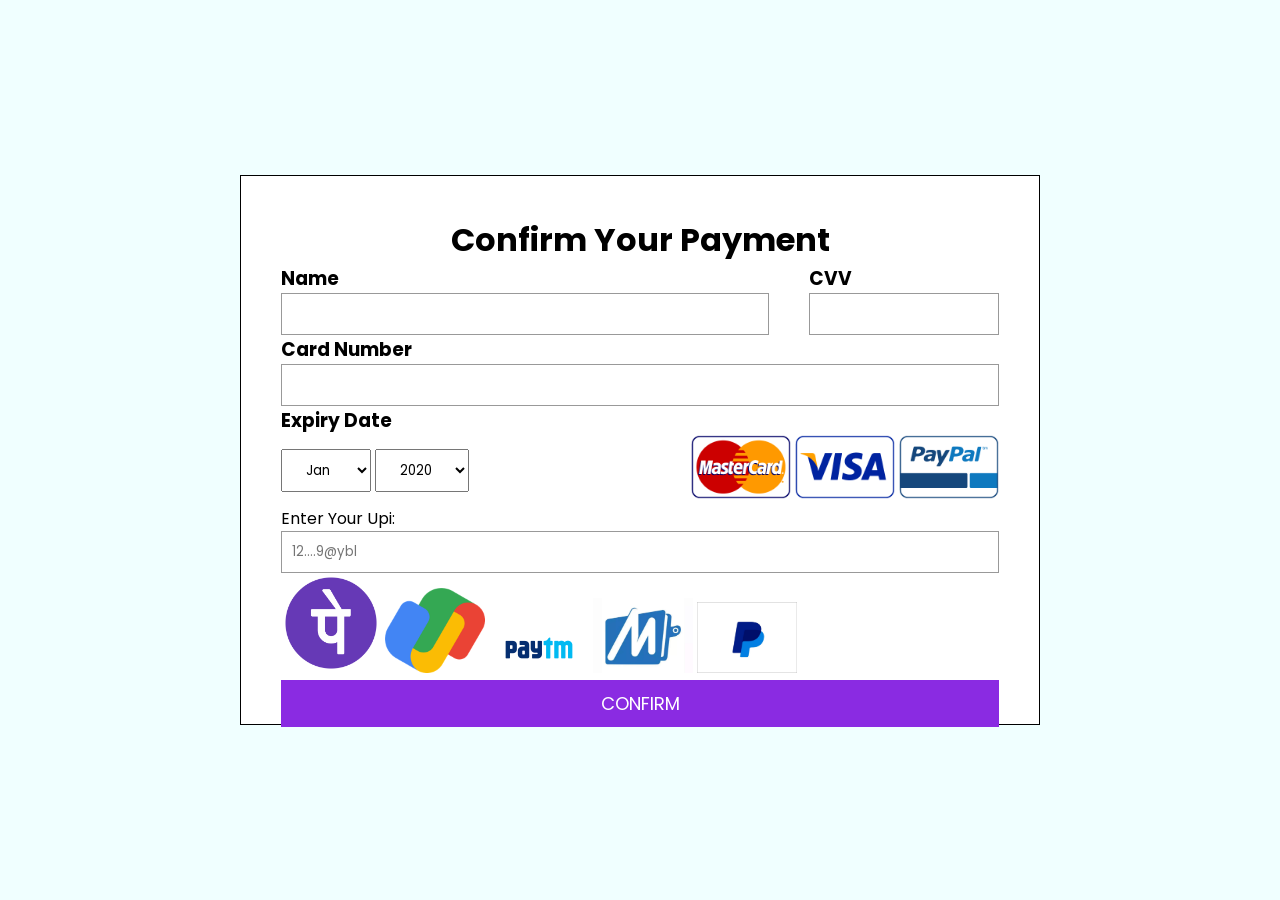
<file: MovieBreak/subscription Payment page/index.html>
<!DOCTYPE html>
<html lang="en">
<head>
    <meta charset="UTF-8">
    <title>Movie Break | Payment Gateway</title>
    <link rel="icon" href="../img/titleicon2.png" type="img/icon">
    <meta name="Author" content="P Thrinesh Rao">
    <link rel="stylesheet" href="./style.css">
    <link rel="preconnect" href="https://fonts.gstatic.com">
<link href="https://fonts.googleapis.com/css2?family=Poppins:wght@400;500;600;700&display=swap" rel="stylesheet">
</head>
<body>
    <div class="container">
        <h1>Confirm Your Payment</h1>
        <div class="first-row">
            <div class="owner">
                <h3>Name</h3>
                <div class="input-field">
                    <input type="text">
                </div>
            </div>
            <div class="cvv">
                <h3>CVV</h3>
                <div class="input-field">
                    <input type="password">
                </div>
            </div>
        </div>
        <div class="second-row">
            <div class="card-number">
                <h3>Card Number</h3>
                <div class="input-field">
                    <input type="text">
                </div>
            </div>
        </div>
        <div class="third-row">
            <h3>Expiry Date</h3>
            <div class="selection">
                <div class="date">
                    <select name="months" id="months">
                        <option value="Jan">Jan</option>
                        <option value="Feb">Feb</option>
                        <option value="Mar">Mar</option>
                        <option value="Apr">Apr</option>
                        <option value="May">May</option>
                        <option value="Jun">Jun</option>
                        <option value="Jul">Jul</option>
                        <option value="Aug">Aug</option>
                        <option value="Sep">Sep</option>
                        <option value="Oct">Oct</option>
                        <option value="Nov">Nov</option>
                        <option value="Dec">Dec</option>
                      </select>
                      <select name="years" id="years">
                        <option value="2020">2020</option>
                        <option value="2019">2019</option>
                        <option value="2018">2018</option>
                        <option value="2017">2017</option>
                        <option value="2016">2016</option>
                        <option value="2015">2015</option>
                      </select>
                </div>
                <div class="cards">
                    <img src="mc.png" alt="">
                    <img src="vi.png" alt="">
                    <img src="pp.png" alt="">
                </div>
            </div>    
        </div>
        <label for="upi">Enter Your Upi:</label>
        <div class="input-field">
            <input type="email" id="upi" name="upi" placeholder="12....9@ybl">
        </div>
        <div class="cards">
            <img width="256px" src="./phonepe.png" alt="">
            <img width="256px" src="./gpay.png" alt="">
            <img width="256px" src="./paytm.jpg" alt="">
            <img width="256px" src="./mobikwik.jpg" alt="">
            <img width="256px" src="./paypal.jpg" alt="">
        </div>
        <a href="../signuppage.html">Confirm</a>
    </div>
</body>
</html>
</file>
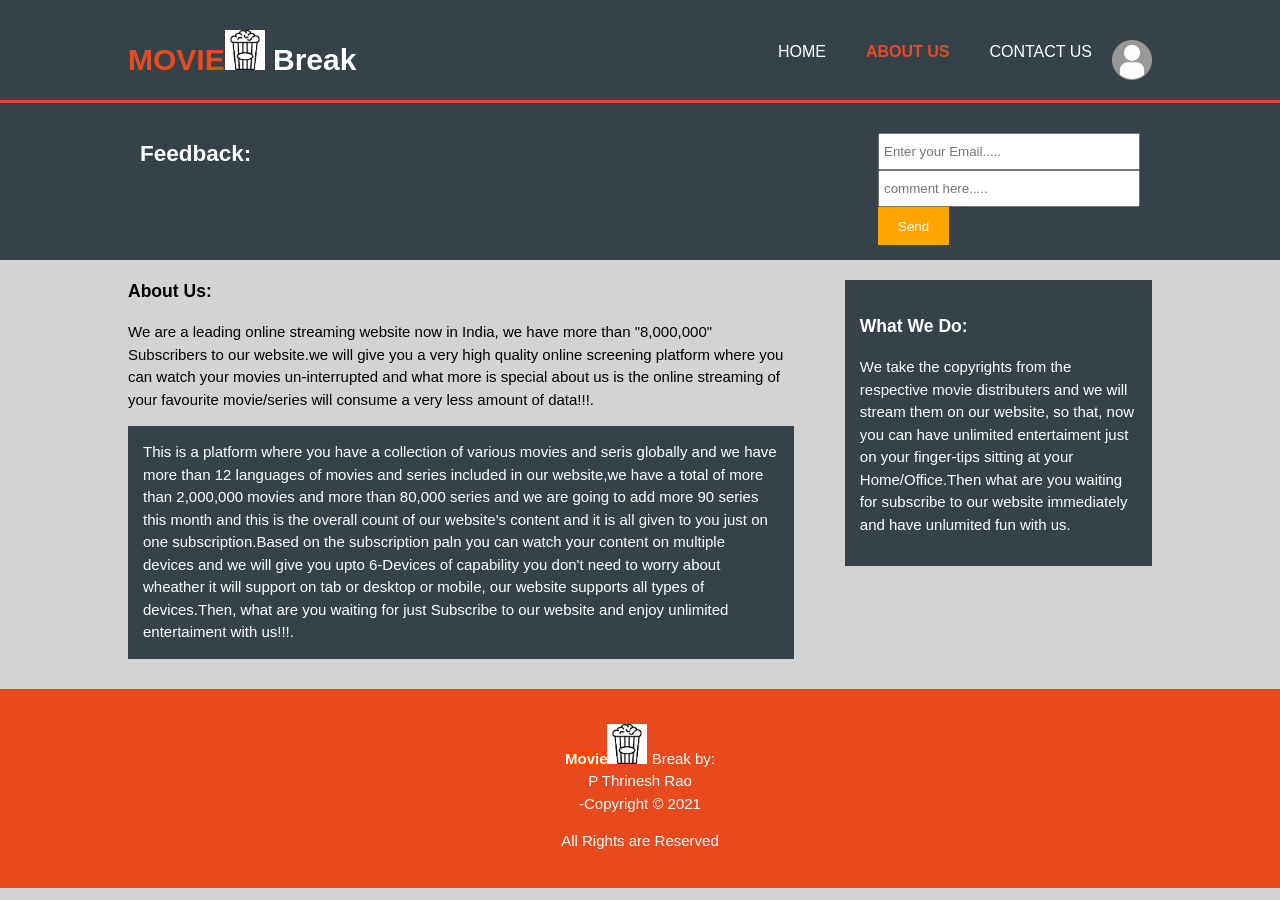
<file: MovieBreak/about.html>
<!DOCTYPE HTML>
<html>
    <head>
        <meta charset="UTF-8">
        <meta name="viewport" content="width=device-width">
        <meta name="description" content="this is an online movie browing website">
        <meta name="author" content="P Thrinesh Rao">
        <title>MOVIE BREAK | About</title>
        <link rel="icon" href="./img/titleicon2.png" type="img/icon">
        <link rel="stylesheet" href="./style.css">
    </head>
    <body>
        <header>
            <div class="container">
                <div id="branding">
                    <h1><span class="highlight">MOVIE</span><img src="./img/logo.png" alt="this is a logo image of movie break" width="40px"> Break</h1>
                </div>
                <nav>
                    <ul>
                        <li><a href="index.html">Home</a></li>
                        
                        <li class="current"><a href="about.html">About us</a></li>
                        <li><a href="contact.html">Contact Us</a></li>
                        <img onclick="document.location='./login.html'" width="40px" src="./img/clienticon4.png" alt="this is an client image icon">
                    </ul>
                </nav>
            </div>
        </header>
       
        <section id="newsletter">
            <div class="container">
                <h1>Feedback:</h1>
                <form>
                    <input type="text" placeholder="Enter your Email....."><br>
                    <input type="email" placeholder="comment here....."><br>
                    <button type="submit" class="button_1">Send</button>
                </form>
            </div>
        </section>
        <section id="main">
            <div class="container">
                <article id="main-col">
                    <h1 class="page-title">About Us:</h1>
                    <p>
                        We are a leading online streaming website now in India, we have more than "8,000,000" Subscribers to our website.we will give you a very high quality online screening platform where you can watch your movies un-interrupted and what more is special about us is the online streaming of your favourite movie/series will consume a very less amount of data!!!.
                    </p>
                    <p class="dark">
                        This is a platform where you have a collection of various movies and seris globally and we have more than 12 languages of movies and series included in our website,we have a total of more than 2,000,000 movies and more than 80,000 series and we are going to add more 90 series this month and this is the overall count of our website's content and it is all given to you just on one subscription.Based on the subscription paln you can watch your content on multiple devices and we will give you upto 6-Devices of capability
you don't need to worry about wheather it will support on tab or desktop or mobile, our website supports all types of devices.Then, what are you waiting for just Subscribe to our website and enjoy unlimited entertaiment with us!!!.
                    </p>
                </article>
                <aside id="sidebar">
                    <div class="dark">
                        <h3>What We Do:</h3>
                        <p>We take the copyrights from the respective movie distributers and we will stream them on our website, so that, now you can have unlimited entertaiment just on your finger-tips sitting at your Home/Office.Then what are you waiting for subscribe to our website immediately and have unlumited fun with us.</p>
                    </div>

                </aside>

            </div>

        </section>
        <footer>
            <p><b style="background: orangered;">Movie</b><img width="40px" src="./img/logo.png" alt="this is movie break logo image"> Break by:<br> P Thrinesh Rao<br>-Copyright &copy; 2021</p>
            <p>All Rights are Reserved</p>
        </footer>

    </body>

</html>
</file>
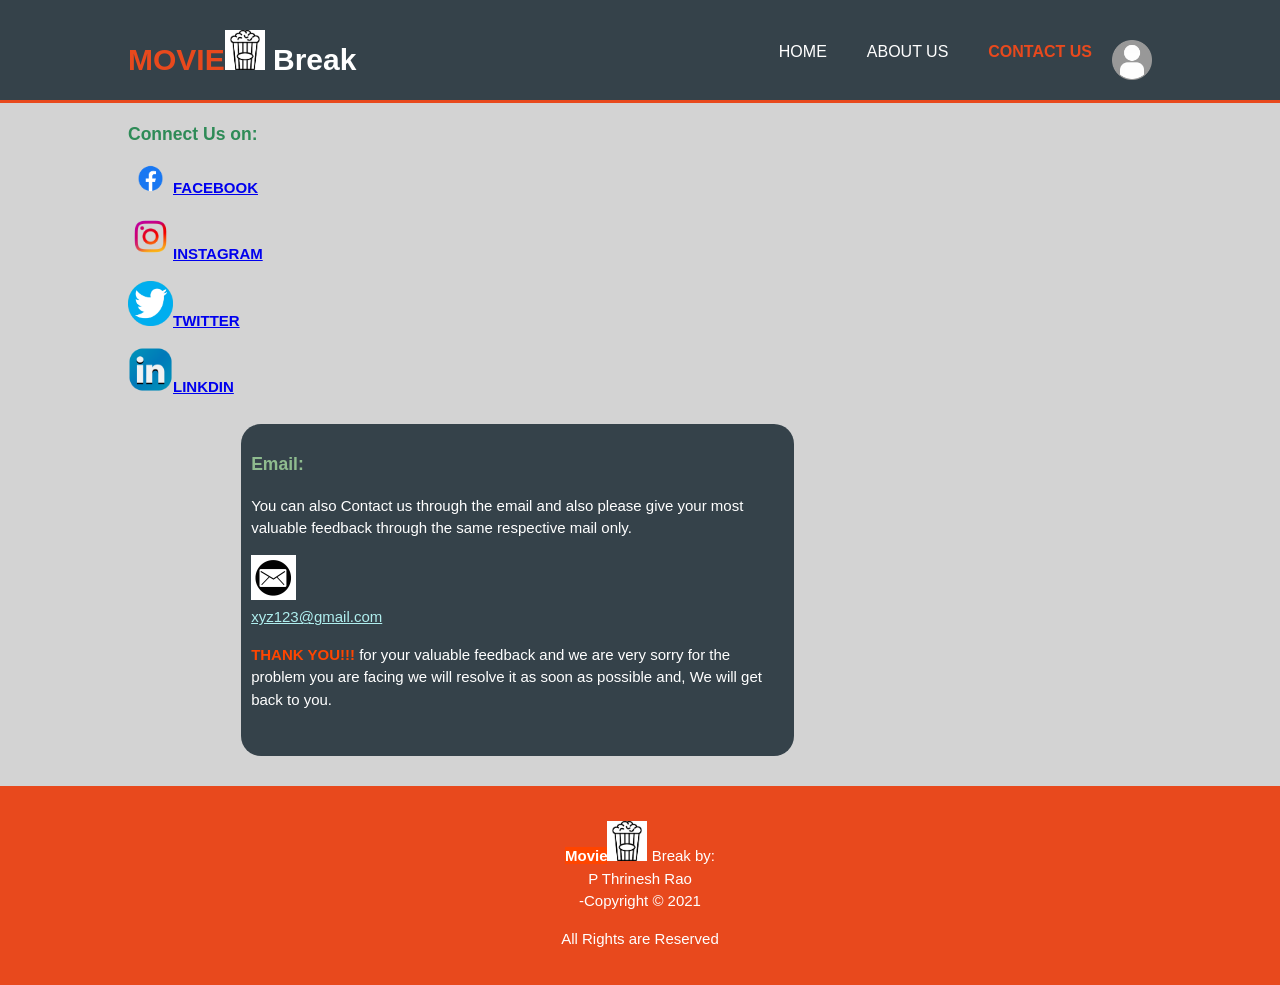
<file: MovieBreak/contact.html>
<!DOCTYPE HTML>
<html>
    <head>
        <meta charset="UTF-8">
        <meta name="viewport" content="width=device-width">
        <meta name="description" content="this is an online movie browing website">
        <meta name="author" content="P Thrinesh Rao">
        <title>MOVIE BREAK | ContactUs</title>
        <link rel="icon" href="./img/titleicon2.png" type="img/icon">
        <link rel="stylesheet" href="./style.css">
    </head>
    <body>
        <header>
            <div class="container">
                <div id="branding">
                    <h1><span class="highlight">MOVIE</span><img src="./img/logo.png" alt="this is a logo image of movie break" width="40px"> Break</h1>
                </div>
                <nav>
                    <ul>
                        <li><a href="index.html">Home</a></li>
                        
                        <li><a href="about.html">About us</a></li>
                        <li class="current"><a href="contact.html">Contact Us</a></li>
                        <img onclick="document.location='./login.html'" width="40px" src="./img/clienticon4.png" alt="this is an client image icon">
                    </ul>
                </nav>
            </div>
        </header>

        <section id="main">
            <div class="container">
                <article id="main-col">
                    <h1 class="page-title"><ul style="color: seagreen;">Connect Us on:</ul></h1>
                   <P><a href="#"><img width="45px" src="./img/fblogo.png" alt="this is a facebook logo image"><b>FACEBOOK</b></a></P>
                   <P><a href="#"><img width="45px" src="./img/instalogo.png" alt="this is a instagram logo image"><b>INSTAGRAM</b></a></P>
                   <P><a href="#"><img width="45px" src="./img/twitterlogo4.png" alt="this is a twitter logo image"><b>TWITTER</b></a></P>
                   <P><a href="#"><img width="45px" src="./img/linkdinlogo4.png" alt="this is a linkdin logo image"><b>LINKDIN</b></a></P>
                   
                    <mail class="dark" id="aside">
                        <h3 style="color:darkseagreen;">Email:</h3>
                        <p>You can also Contact us through the email and also please give your most valuable feedback through the same respective mail only.</p>
                        <p><img width="45px" src="./img/emaillogo2.jpg" alt="this is a email logo image"><br><a style="color: paleturquoise;" href="#">xyz123@gmail.com</a></p>
                        <p><b style="color: orangered;">THANK YOU!!!</b> for your valuable feedback and we are very sorry for the problem you are facing we will resolve it as soon as possible and, We will get back to you.</p>
                    </mail>
            </div>

        </section>
        <footer>
            <p><b style="background: orangered;">Movie</b><img width="40px" src="./img/logo.png" alt="this is movie break logo image"> Break by:<br> P Thrinesh Rao<br>-Copyright &copy; 2021</p>
            <p>All Rights are Reserved</p>
        </footer>

    </body>

</html>
</file>
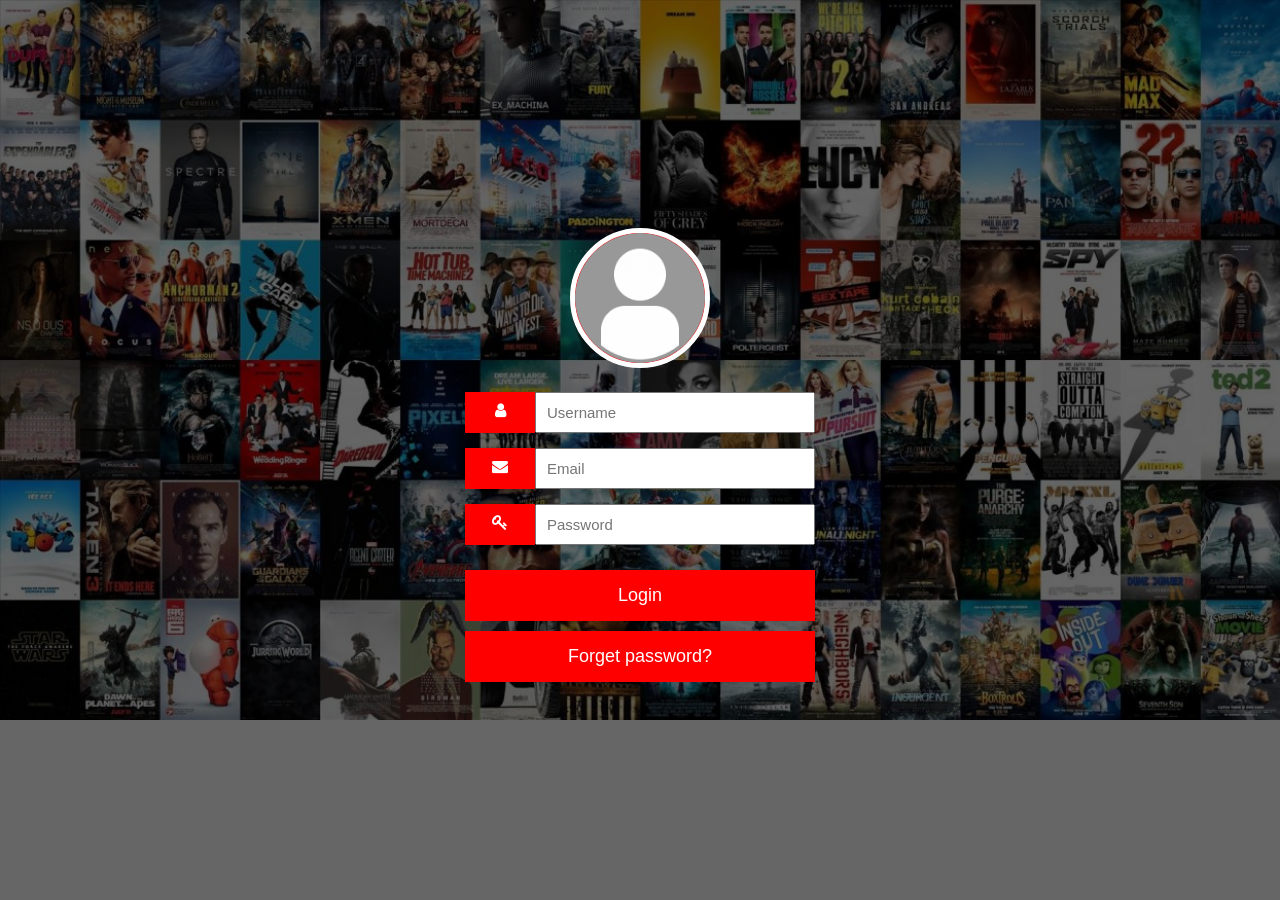
<file: MovieBreak/login.html>
<!DOCTYPE HTML>
<html>
    <head>
        <meta charset="UTF-8">
        <meta name="viewport" content="width=device-width">
        <meta name="description" content="this is an online movie browing website">
        <meta name="author" content="P Thrinesh Rao">
        <title>MOVIE BREAK | SignUP/Login</title>
        <link rel="icon" href="./img/titleicon2.png" type="img/icon">
        <link rel="stylesheet" href="https://cdnjs.cloudflare.com/ajax/libs/font-awesome/4.7.0/css/font-awesome.min.css">
        <style>
            body#login{
                font-family: Arial, Helvetica, sans-serif;
                background: url("img/loginimag.jpg");
                background-repeat: no-repeat;
                background-size: cover;
            }
            *{

            }
            .branding{
                top: 0;
                float: left;
                z-index: 2;
            }
            form{
                left: 50%;
                top: 50%;
                position: absolute;
                transform: translate(-50%,-50%);
                padding: 10px 10px 80px 10px;
                text-align: center;!important
                border-radius: 20px;
                width: 350px;
                z-index: 2;
            }
            img{
                width: 130px;
                height: 130px;
                border: 5px solid #fff;
                border-radius: 50%;
                margin-top: 80px;
                margin-bottom: 20px;
                background:red;
                z-index: 2;
                
            }
            .input-container{
                display: flex;
                width: 100%;
                margin-bottom: 15px;
                z-index: 2;
                
            }
            .icon{
                padding: 10px;
                background:red;
                color: #fff;
                min-width: 50px;
                text-align: center;!important
                z-index: 2;
                
            }
            .input-field{
                width: 100%;
                padding: 10px;
                outline: none;
                font-size: 15px;
                z-index: 2;
                
            }
            .input-field:focus{
                border: 2px solid red;
            }
            .btn{
                background:red;
                color: #fff;
                padding: 15px 20px;
                border: none;
                cursor: pointer;
                width: 100%;
                font-size: 18px;
                z-index: 2;
                
            }
            .btn:hover{
            background: orange;
            z-index: 2;

            }
            .btn#signup{
                background:red;
                color: #fff;
                padding: 15px 20px;
                border: none;
                cursor: pointer;
                width: 100%;
                font-size: 18px;
                margin-top: 10px;
                z-index: 2;

            }
            .btn#signup:hover{
                background: orange;
                z-index: 2;
            }
            body::after{
                content: "";
                position:absolute;
                top: 0;
                left: 0;
                bottom: 0;
                width: 100%;
                height: 100%;
                z-index: 1;
                background: rgba(0, 0, 0, 0.6);
            }
        </style>
    </head>
    <body id="login">
        <form>
            <img onclick="document.location='./index.html'" width="100px" src="./img/clienticon4.png" alt="this is a login client image">
            <div class="input-container">
                <i class="fa fa-user icon"></i>
                <input class="input-field" type="text" placeholder="Username">
            </div>
            <div class="input-container">
                <i class="fa fa-envelope icon"></i>
                <input class="input-field" type="text" placeholder="Email">
            </div>
            <div class="input-container">
                <i class="fa fa-key icon"></i>
                <input class="input-field" type="password" placeholder="Password">
            </div>
            <button onclick="document.location='./movie web page/index.html'" type="button" class="btn" id="signup">Login</button>
            <button type="submit" class="btn" id="signup">Forget password?</button>
            
        </form>
    </body>
</html>
</file>
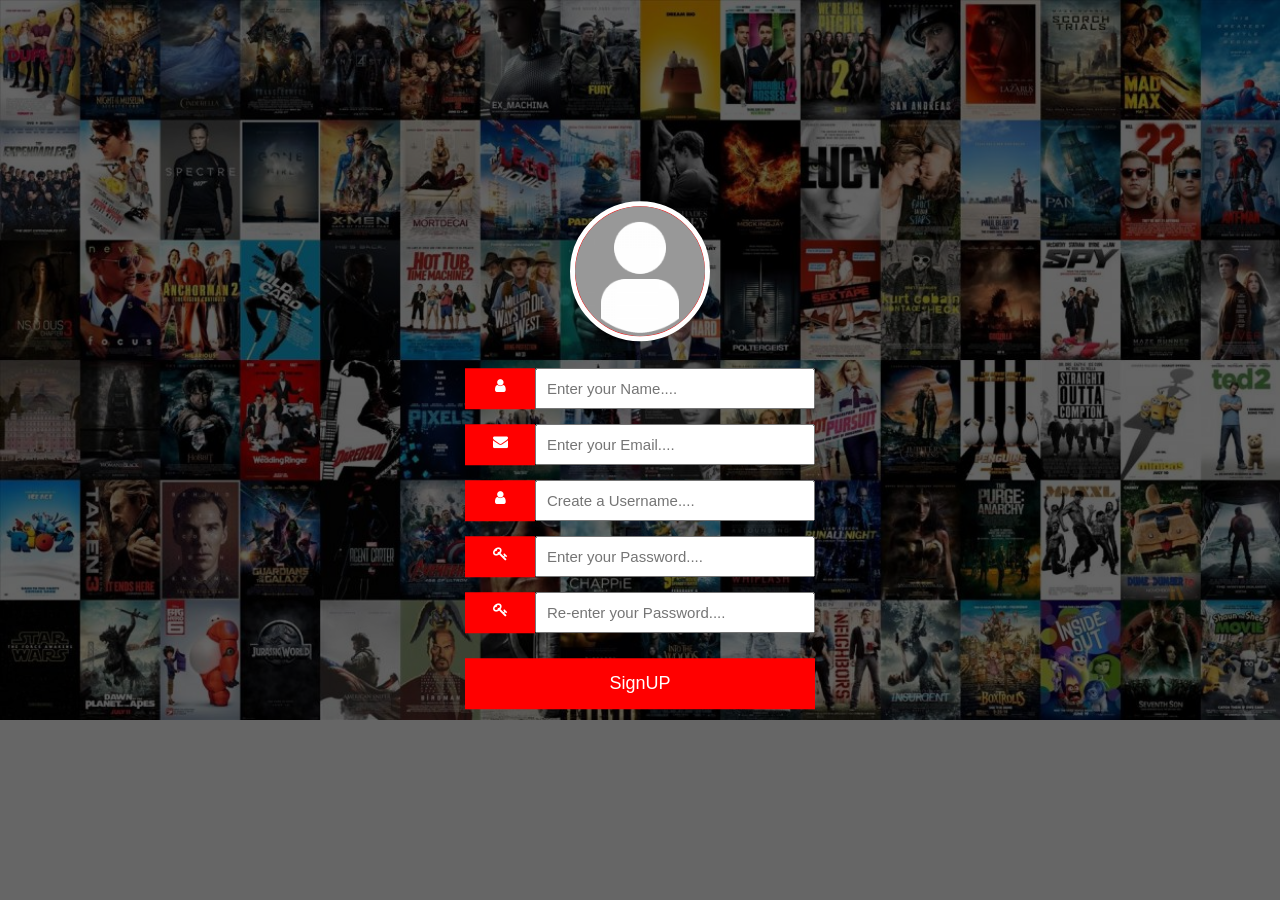
<file: MovieBreak/signuppage.html>
<!DOCTYPE HTML>
<html>
    <head>
        <meta charset="UTF-8">
        <meta name="viewport" content="width=device-width">
        <meta name="description" content="this is an online movie browing website">
        <meta name="author" content="P Thrinesh Rao">
        <title>MOVIE BREAK | SignUP/Login</title>
        <link rel="icon" href="./img/titleicon2.png" type="img/icon">
        <link rel="stylesheet" href="./style.css">
        <link rel="stylesheet" href="https://cdnjs.cloudflare.com/ajax/libs/font-awesome/4.7.0/css/font-awesome.min.css">
        <style>
            body#login{
                font-family: Arial, Helvetica, sans-serif;
                background: url("img/loginimag.jpg");
                background-repeat: no-repeat;
                background-size: cover;
            }
            *{

            }
            form{
                left: 50%;
                top: 50%;
                position: absolute;
                transform: translate(-50%,-50%);
                padding: 10px 10px 80px 10px;
                text-align: center;!important
                border-radius: 20px;
                width: 350px;
                z-index: 2;
            }
            img{
                width: 130px;
                height: 130px;
                border: 5px solid #fff;
                border-radius: 50%;
                margin-top: 80px;
                margin-bottom: 20px;
                background:red;
                z-index: 2;
                
            }
            .input-container{
                display: flex;
                width: 100%;
                margin-bottom: 15px;
                z-index: 2;
                
            }
            .icon{
                padding: 10px;
                background:red;
                color: #fff;
                min-width: 50px;
                text-align: center;!important
                z-index: 2;
                
            }
            .input-field{
                width: 100%;
                padding: 10px;
                outline: none;
                font-size: 15px;
                z-index: 2;
                
            }
            .input-field:focus{
                border: 2px solid red;
            }
            .btn{
                background:red;
                color: #fff;
                padding: 15px 20px;
                border: none;
                cursor: pointer;
                width: 100%;
                font-size: 18px;
                z-index: 2;
                
            }
            .btn:hover{
            background: orange;
            z-index: 2;

            }
            .btn#signup{
                background:red;
                color: #fff;
                padding: 15px 20px;
                border: none;
                cursor: pointer;
                width: 100%;
                font-size: 18px;
                margin-top: 10px;
                z-index: 2;

            }
            .btn#signup:hover{
                background: orange;
                z-index: 2;

            }
            body::after{
                content: "";
                position:absolute;
                top: 0;
                left: 0;
                bottom: 0;
                width: 100%;
                height: 100%;
                z-index: 1;
                background: rgba(0, 0, 0, 0.6);
            }

        </style>
    </head>
    <body id="login">
        <form>
            <img onclick="document.location='./index.html'" width="100px" src="./img/clienticon4.png" alt="this is a login client image">
            <div class="input-container">
                <i class="fa fa-user icon"></i>
                <input class="input-field" type="text" placeholder="Enter your Name....">
            </div>
            <div class="input-container">
                <i class="fa fa-envelope icon"></i>
                <input class="input-field" type="text" placeholder="Enter your Email....">
            </div>
            <div class="input-container">
                <i class="fa fa-user icon"></i>
                <input class="input-field" type="text" placeholder="Create a Username....">
            </div>
            <div class="input-container">
                <i class="fa fa-key icon"></i>
                <input class="input-field" type="password" placeholder="Enter your Password....">
            </div>
            <div class="input-container">
                <i class="fa fa-key icon"></i>
                <input class="input-field" type="text" placeholder="Re-enter your Password....">
            </div>
            <button onclick="document.location='./login.html'" type="button" class="btn" id="signup">SignUP</button>
        </form>
    </body>
</html>
</file>
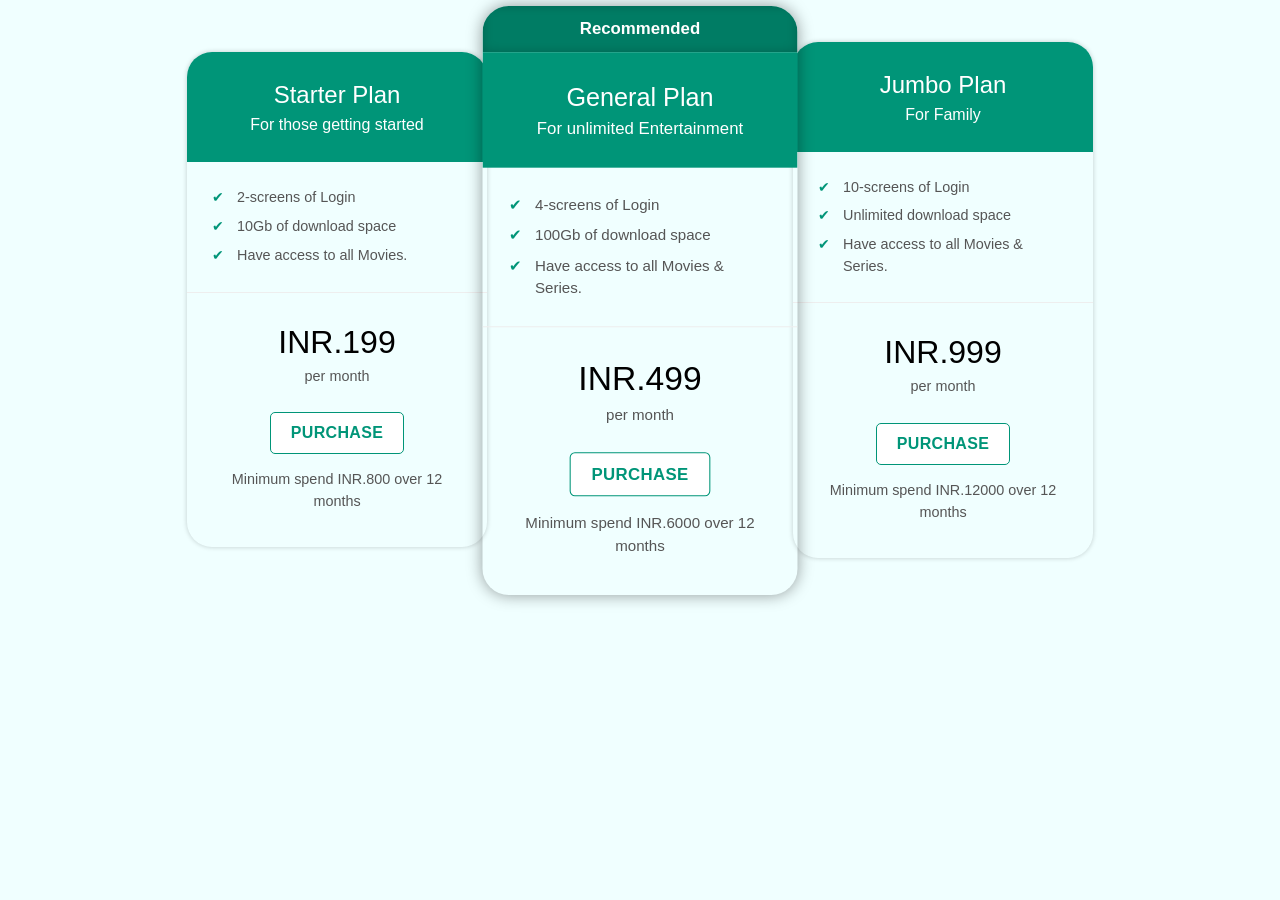
<file: MovieBreak/subscription Payment page/subscription.html>
<!DOCTYPE html>
<html>
    <head>
        <title>Movies Break | Subcsription</title>
        <link rel="icon" href="../img/titleicon2.png" type="img/icon">
        <meta name="viewport" content="width-device-width, initial-scale=1.0">
        <meta charset="utf-8">
        <link rel="shortcut icon" href="/assets/favicons.ico">
        <link rel="preconnect" href="https://fonts.googleapis.com">
        <link href="https://fonts.googleapis.com/css2?family=Source+Sans+Pro&display=swap" rel="stylesheet">
        <link rel="stylesheet" href="./pricing-table.css">
    </head>

    <body class="pricing-plan-container">
        <section class="pricing-plan">
            
            <div class="pricing_plan_header">
                <h1 class="pricing_plan_title">Starter Plan</h1>
                <h2 class="pricing_plan_summary">For those getting started</h2>
                </h1>
            </div>
            <div class="pricing_plan_description">
                <ul class="pricing_plan_list">
                    <li class="pricing_plan_feature">2-screens of Login</li>
                    <li class="pricing_plan_feature">10Gb of download space</li>
                    <li class="pricing_plan_feature">Have access to all Movies.</li>
                </ul>
            </div>
            <div class="pricing_plan_actions">
                <p class="pricing_plan_cost">INR.199</p>
                <p class="pricing_plan_text">per month</p>
                <a onclick="document.location='./index.html'" href="#" class="pricing_plan_button">Purchase</a>
                <p class="pricing_plan_text">Minimum spend INR.800 over 12 months</p>
            </div>
        </section>
        <section class="pricing-plan pricing_plan_highlighted">
            <div class="pricing_plan_special_text">Recommended</div>
            <div class="pricing_plan_header">
                <h1 class="pricing_plan_title">General Plan</h1>
                <h2 class="pricing_plan_summary">For unlimited Entertainment</h2>
                </h1>
            </div>
            <div class="pricing_plan_description">
                <ul class="pricing_plan_list">
                    <li class="pricing_plan_feature">4-screens of Login</li>
                    <li class="pricing_plan_feature">100Gb of download space</li>
                    <li class="pricing_plan_feature">Have access to all Movies & Series.</li>
                </ul>
            </div>
            <div class="pricing_plan_actions">
                <p class="pricing_plan_cost">INR.499</p>
                <p class="pricing_plan_text">per month</p>
                <a onclick="document.location='./index.html'" href="#" class="pricing_plan_button">Purchase</a>
                <p class="pricing_plan_text">Minimum spend INR.6000 over 12 months</p>
            </div>
        </section>
        <section class="pricing-plan">
            
            <div class="pricing_plan_header">
                <h1 class="pricing_plan_title">Jumbo Plan</h1>
                <h2 class="pricing_plan_summary">For Family</h2>
                </h1>
            </div>
            <div class="pricing_plan_description">
                <ul class="pricing_plan_list">
                    <li class="pricing_plan_feature">10-screens of Login</li>
                    <li class="pricing_plan_feature">Unlimited download space</li>
                    <li class="pricing_plan_feature">Have access to all Movies & Series.</li>
                </ul>
            </div>
            <div class="pricing_plan_actions">
                <p class="pricing_plan_cost">INR.999</p>
                <p class="pricing_plan_text">per month</p>
                <a onclick="document.location='./index.html'" href="#" class="pricing_plan_button">Purchase</a>
                <p class="pricing_plan_text">Minimum spend INR.12000 over 12 months</p>
            </div>
        </section>    
    </body>
</html>
</file>
<file: MovieBreak/style.css>
body{
    font-family: Arial, Helvetica, sans-serif;
    font-size: 15px;
    line-height: 1.5;
    padding: 0;
    margin: 0;
    background-color: lightgrey;
}
/*gloabal*/
.container{
    width: 80%;
    margin: auto;
    overflow: hidden;
}

ul{
    margin: 0;
    padding: 0;
}

.button_1{
    height: 38px;
    background: orange;
    border: none;
    padding-left: 20px;
    padding-right: 20px;
    color: white;
}

.dark{
    padding: 15px;
    background: #35424a;
    color: #ffffff;
    margin-top: 10px;
    margin-bottom: 10px;
}

.colour{
    padding: 15px;
    background:chocolate;
    color: #ffffff;
    margin-top: 10px;
    margin-bottom: 10px;
}

/*header*/
header{
    background-color: #35424a;
    color: #ffffff;
    padding-top: 30px;
    min-height: 70px;
    border-bottom: #e8491d 3px solid;

}
header a{
    color: white;
    text-decoration: wavy;
    text-transform: uppercase;
    font-size: 16px;
}

header li{
    float: left;
    display: inline;
    padding: 0 20px 0 20px;
}

header #branding{
    float: left;
}

header #branding h1{
    margin: 0;
}

header nav{
    float: right;
    margin-top: 10px;
}
/*
header #account{
    float: right;
    top: 0%;
    left: 100%;
    bottom: 100%;
}*/

header .highlight, header .current a{
    color: #e8491d;
    font-weight: bold;
}

header a:hover{
    color: #cccccc;
    font-weight: bold;
}

/*show case*/

#showcase{
    min-height: 400px;
    background-image: url("./img/showcase.jpg");
    background-repeat: no-repeat; 
    background-size: 21460px -19860px;
    text-align: center;
    color:honeydew;
}

#showcase h1{
    margin-top: 100px;
    font-size: 55px;
    margin-bottom: 10px;
}

#showcase p{
    font-size: 20px;
}


/*newsletter*/


#newsletter{
    padding: 15px;
    color: white;
    background: #35424a;
}

#newsletter h1{
    float: left;
}

#newsletter form{
    float: right;
    margin-top: 15px;
}

#newsletter input[type="text"]{
    padding: 4px;
    height: 25px;
    width: 250px;
}

#newsletter input[type="email"]{
    padding: 4px;
    height: 25px;
    width: 250px;
}

/*boxes*/

#boxes{
    margin-top: 20px;
}

#boxes .box{
    float: left;
    width: 30%;
    padding: 10px;
    text-align: center;
}

#boxes .box img{
    width: 90px;
}

/*sidebar */
aside#sidebar{
    float: right;
    width: 30%;
    margin-top: 10px;
}

/*main-col */
article#main-col{
    float: left;
    width: 65%;
}

footer{
    padding: 20px;
    margin-top: 20px;
    color: white;
    background-color: #e8491d;
    text-align: center;
}

/*aside contact-page*/

mail#aside{
    float: right;
    width: 80%;
    padding: 10px 10px 30px 10px;
    margin-top: 10px;
    border-radius: 20px;
    position:relative;
}

/*login-styles
<button onclick="document.location='signuppage.html'" type="button" class="btn" id="signup">Don't have an Account?<br>SignUP</button>
</file>
<file: MovieBreak/movie web page/style.css>
* {
  margin: 0;
}

body {
  font-family: "Roboto", sans-serif;
}

.navbar {
  width: 100%;
  height: 50px;
  background-color: black;
  position: sticky;
  top: 0;
}

.navbar-container {
  display: flex;
  align-items: center;
  padding: 0 50px;
  height: 100%;
  color: white;
  font-family: "Sen", sans-serif;
}

.logo-container {
  flex: 1;
}

.logo {
  font-size: 15px;
  color: #e8491d;
  font-weight: bold;
}

.menu-container {
  flex: 6;
}

.menu-list {
  display: flex;
  list-style: none;
}

.menu-list-item {
  margin-right: 30px;
}

.menu-list-item:hover{
  color:red;
  font-weight: bold;
}

.menu-list-item.active {
  font-weight: bold;
}
.profile-container {
  flex: 2;
  display: flex;
  align-items: center;
  justify-content: flex-end;
}

.profile-text-container {
  margin: 0 20px;
}

.profile-picture {
  width: 32px;
  height: 32px;
  border-radius: 50%;
  object-fit: cover;
}

.toggle {
  width: 40px;
  height: 20px;
  background-color: white;
  border-radius: 30px;
  display: flex;
  align-items: center;
  justify-content: space-around;
  position: relative;
}

.toggle-icon {
  color: goldenrod;
}

.toggle-ball {
  width: 18px;
  height: 18px;
  background-color: black;
  position: absolute;
  right: 1px;
  border-radius: 50%;
  cursor: pointer;
  transition: 1s ease all;
}

.sidebar {
  width: 50px;
  height: 100%;
  background-color: black;
  position: fixed;
  top: 0;
  display: flex;
  flex-direction: column;
  align-items: center;
  padding-top: 60px;
}

.left-menu-icon {
  color: white;
  font-size: 20px;
  margin-bottom: 40px;
}

.container {
  background-color: #151515;
  min-height: calc(100vh - 50px);
  color: white;
}

.content-container {
  margin-left: 50px;
}

.featured-content {
  height: 50vh;
  padding: 50px;
}

.featured-title {
  width: 200px;
}

.featured-desc {
  width: 500px;
  color: lightgray;
  margin: 30px 0;
}

.featured-button {
  background-color: #4dbf00;
  color: white;
  padding: 10px 20px;
  border-radius: 10px;
  border: none;
  outline: none;
  font-weight: bold;
}

.movie-list-container {
  padding: 0 20px;
}

.movie-list-wrapper {
  position: relative;
  overflow: hidden;
}

.movie-list {
  display: flex;
  align-items: center;
  height: 300px;
  transform: translateX(0);
  transition: all 1s ease-in-out;
}

.movie-list-item {
  margin-right: 30px;
  position: relative;
}

.movie-list-item:hover .movie-list-item-img {
  transform: scale(1.2);
  margin: 0 30px;
  opacity: 0.5;
}

.movie-list-item:hover .movie-list-item-title,
.movie-list-item:hover .movie-list-item-desc,
.movie-list-item:hover .movie-list-item-button {
  opacity: 1;
}

.movie-list-item-img {
  transition: all 1s ease-in-out;
  width: 270px;
  height: 200px;
  object-fit: cover;
  border-radius: 20px;
}

.movie-list-item-title {
  background-color: #333;
  padding: 0 10px;
  font-size: 32px;
  font-weight: bold;
  position: absolute;
  top: 10%;
  left: 50px;
  opacity: 0;
  transition: 1s all ease-in-out;
}

.movie-list-item-desc {
  background-color: #333;
  padding: 10px;
  font-size: 14px;
  position: absolute;
  top: 30%;
  left: 50px;
  width: 230px;
  opacity: 0;
  transition: 1s all ease-in-out;
}

.movie-list-item-button {
  padding: 10px;
  background-color: #4dbf00;
  color: white;
  border-radius: 10px;
  outline: none;
  border: none;
  cursor: pointer;
  position: absolute;
  bottom: 20px;
  left: 50px;
  opacity: 0;
  transition: 1s all ease-in-out;
}

.arrow {
  font-size: 120px;
  position: absolute;
  top: 90px;
  right: 0;
  color: lightgray;
  opacity: 0.5;
  cursor: pointer;
}

.container.active {
  background-color: white;
}

.movie-list-title.active {
  color: black;
}

.navbar-container.active {
  background-color: white;

  color: black;
}

.sidebar.active{
    background-color: white;
}

.left-menu-icon.active{
    color: black;
}

.toggle.active{
    background-color: black;
}

.toggle-ball.active{
    background-color: white;
    transform: translateX(-20px);
}

@media only screen and (max-width: 940px){
    .menu-container{
        display: none;
    }
}

.sidebar:hover{
  color: #e8491d;
  font-weight: bold;
}
</file>
<file: MovieBreak/subscription Payment page/style.css>
*{
    margin: 0;
    padding: 0;
    box-sizing: border-box;
    font-family: 'Poppins', sans-serif;
}

body{
    width: 100%;
    height: 100vh;
    display: flex;
    justify-content: center;
    align-items: center;
    background-color: azure;
}

.container{
    width: 800px;
    height: 550px;
    border: 1px solid;
    background-color: white;
    display: flex;
    flex-direction: column;
    padding: 40px;
    justify-content:space-around;
}

.container h1{
    text-align: center;
}

.first-row{
     display: flex;
}

.owner{
    width: 100%;
    margin-right: 40px;
}

.input-field{
    border: 1px solid #999;
}

.input-field input{
    width: 100%;
    border:none;
    outline: none;
    padding: 10px;
}

.selection{
    display: flex;
    justify-content: space-between;
    align-items: center;
}

.selection select{
    padding: 10px 20px;
}

a{
    background-color: blueviolet;
    color: white;
    text-align: center;
    text-transform: uppercase;
    text-decoration: none;
    padding: 10px;
    font-size: 18px;
    transition: 0.5s;
}

a:hover{
    background-color: dodgerblue;
}

.cards img{
    width: 100px;
}
</file>
<file: MovieBreak/subscription Payment page/pricing-table.css>
body{
    background: azure;
}

.pricing-plan{
    width: 300px;
    border-radius: 25px;
    box-shadow: 0 0 5px rgba(0, 0, 0, 0.2);
    overflow: hidden;
    font-family: 'lato',sans-serif;
    font-size: 16px;
    line-height: 1.5;
    color: #555555;
    margin: 1.5px;
}

.pricing_plan_highlighted{
    box-shadow: 0 0 15px rgba(0, 0, 0, 0.4);
    transform: scale(1.05);
}

.pricing_plan_special_text{
    padding: 10px;
    text-align: center;
    font-weight: bold;
    color: #ffffff;
    background: #007c64;
    box-shadow: 0 0 10px rgba(0, 0, 0, 0.2) inset;
}

.pricing_plan_header{
    padding: 25px;
    background: #009578;
    color: #ffffff;
}

.pricing_plan_title,
.pricing_plan_summary{
    margin: 0;
    text-align: center;
}

.pricing_plan_title{
    font-size: 1.5em;
    font-weight: 400;
}

.pricing_plan_summary{
    font-size: 1em;
    font-weight: 300;
}

.pricing_plan_description{
    padding: 25px;
}

.pricing_plan_list{
    padding: 0;
    margin: 0;
}

.pricing_plan_feature{
    list-style: none;
    margin: 0;
    padding-left: 25px;
    position: relative;
    font-size: 0.9em;
}

.pricing_plan_feature:not(:last-child){
    margin-bottom: 0.5em;
}

.pricing_plan_feature::before{
    content: "\2714";
    color: #009578;
    position: absolute;
    left: 0;
}

.pricing_plan_actions{
    padding: 25px;
    border-top: 1px solid #eeeeee;
    display: flex;
    flex-direction: column;
}

.pricing_plan_button{
    display: inline-block;
    margin: 15px auto;
    padding: 8px 20px;
    text-decoration: none;
    color: #009578;
    background: #ffffff;
    border-radius: 5px;
    border: 1px solid #009578;
    text-transform: uppercase;
    letter-spacing: 0.02em;
    font-weight: bold;
}

.pricing_plan_button:hover{
    background: #009578;
    color: #ffffff;
}

.pricing_plan_cost{
    margin: 0;
    text-align: center;
    font-size: 2em;
    color: #000000;
}

.pricing_plan_text{
    font-size: 0.9em;
    text-align: center;
    margin: 0 0 10px 0;
}

.pricing-plan-container{
    display: flex;
    align-items: center;
    justify-content: center;
    padding: 10px;
}
</file>
